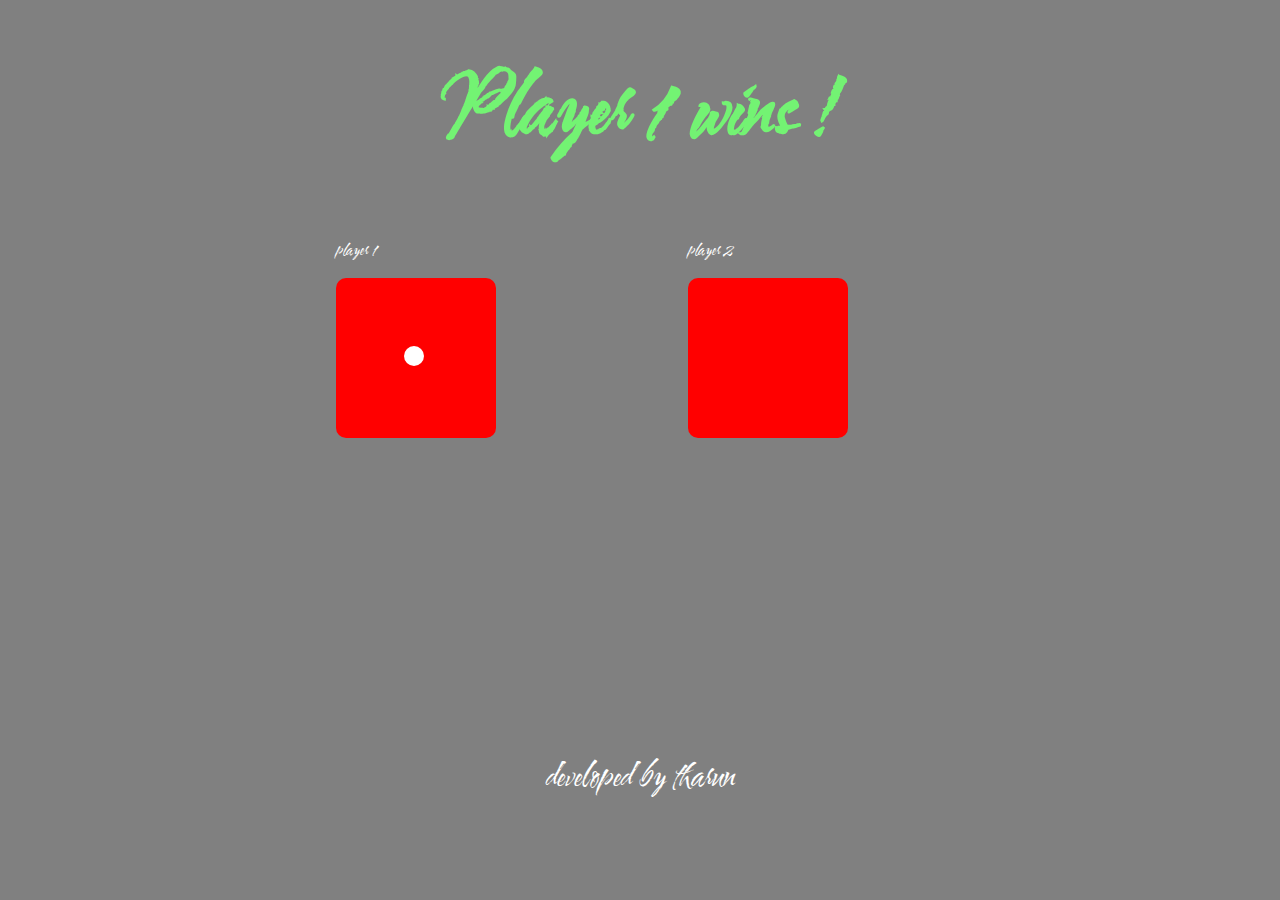
<file: dice project/index.html>
<!DOCTYPE html>
<html lang="en">
<head>
    <meta charset="UTF-8">
    <meta http-equiv="X-UA-Compatible" content="IE=edge">
    <meta name="viewport" content="width=device-width, initial-scale=1.0">
    <link rel="stylesheet" href="style.css">
    <link rel="preconnect" href="https://fonts.googleapis.com">
    <link rel="preconnect" href="https://fonts.gstatic.com" crossorigin>
    <link href="https://fonts.googleapis.com/css2?family=Water+Brush&display=swap" rel="stylesheet">
    <title>Dice game</title>
</head>
<body>
   <h1>Player 1 wins !</h1> 
    <div class="p1">
    <p >player 1</p>
        <div class="die1"><div class="num1"></div></div>
    </div>
    <div class="p2">
    <p >player 2</p>
        <div class="die1"><div class=""></div></div>
    </div>
</body>
<footer>developed by tharun </footer>
</html>
</file>
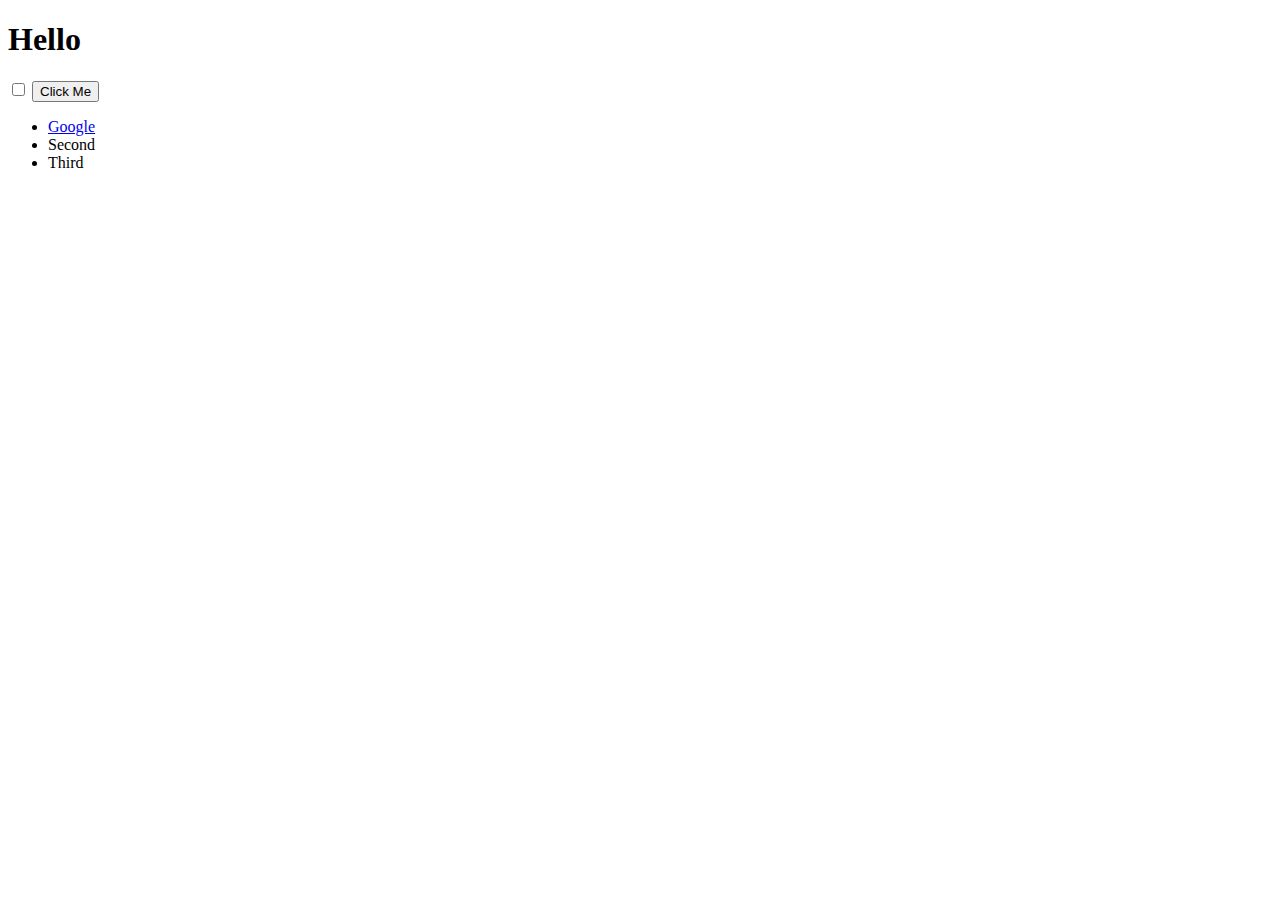
<file: DOM Challenge Starting Files/index.html>
<!DOCTYPE html>
<html lang="en" dir="ltr">
  <head>
    <meta charset="utf-8">
    <title>My Website</title>
    <link rel="stylesheet" href="styles.css">

  </head>
  <body>

    <h1>Hello</h1>

    <input type="checkbox">

    <button class="btn" ,style=":active color:red;">Click Me</button>

    <ul>
      <li class="list">
        <a href="https://www.google.com">Google</a>
      </li>
      <li class="list">Second</li>
      <li class="list">Third</li>
    </ul>

  </body>

</html>
</file>
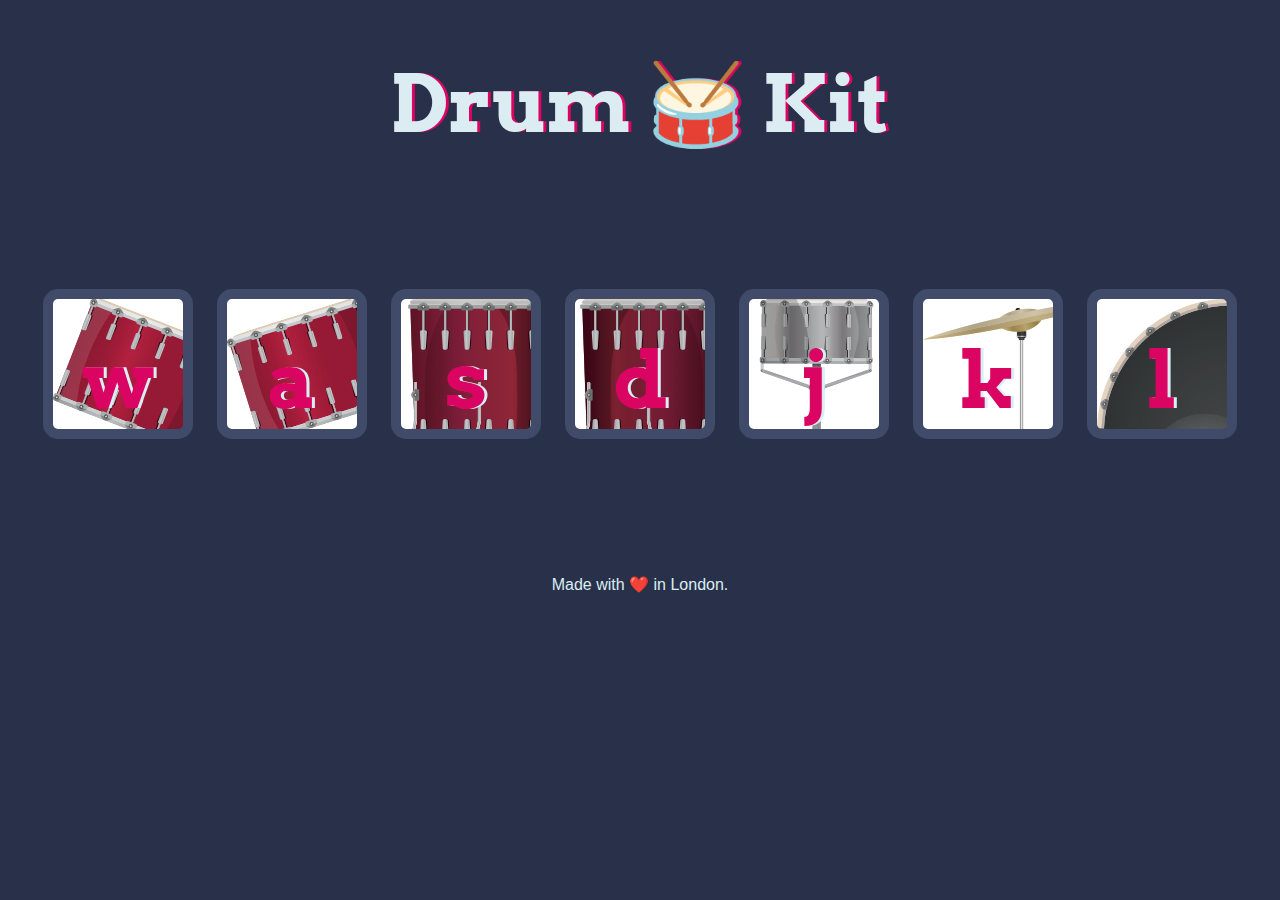
<file: Drum Kit Starting Files/index.html>
<!DOCTYPE html>
<html lang="en" dir="ltr">

<head>
  <meta charset="utf-8">
  <title>Drum Kit</title>
  <link rel="stylesheet" href="styles.css">
  <link href="https://fonts.googleapis.com/css?family=Arvo" rel="stylesheet">
</head>
<!-- <new></new> -->
<body>

  <h1 id="title">Drum 🥁 Kit</h1>
  <div class="set">
    <button class="w drum">w</button>
    <button class="a drum">a</button>
    <button class="s drum">s</button>
    <button class="d drum">d</button>
    <button class="j drum">j</button>
    <button class="k drum">k</button>
    <button class="l drum">l</button>
  </div>

  <script src="index.js"></script>
  <footer>
    Made with ❤️ in London.
  </footer>
</body>

</html>
</file>
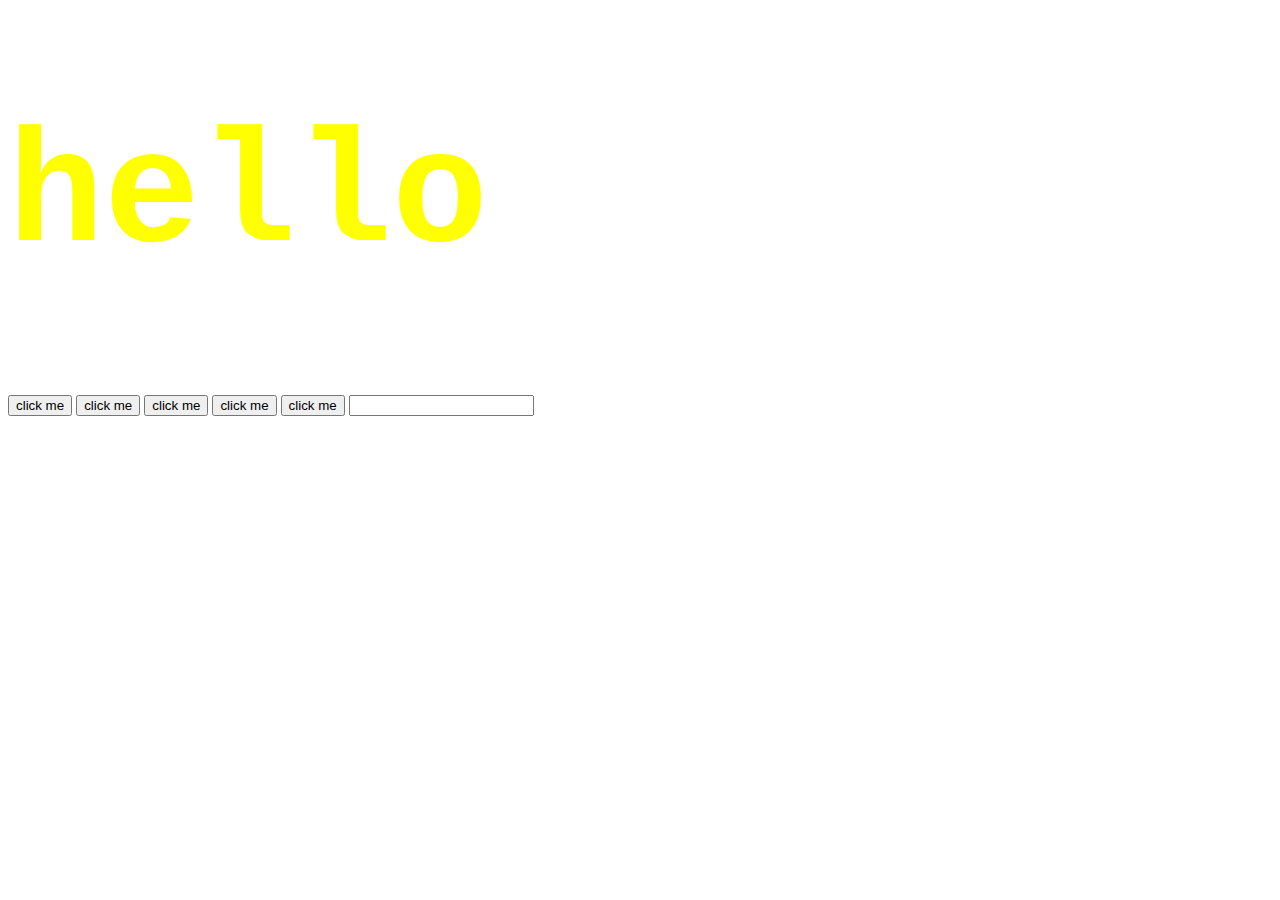
<file: jquery/index.html>
<!DOCTYPE html>
<html lang="en">
<head>
    <meta charset="UTF-8">
    <meta http-equiv="X-UA-Compatible" content="IE=edge">
    <meta name="viewport" content="width=device-width, initial-scale=1.0">
    <title>Jquery</title>
    <link rel="stylesheet" href="styles.css">

</head>
<body>
    <h1 class="big-title">hello</h1>
    <button>click me</button>
    <button>click me</button>
    <button>click me</button>
    <button>click me</button>
    <button>click me</button>
    <input type="text" name="" id="">
<script src="https://ajax.googleapis.com/ajax/libs/jquery/3.6.0/jquery.min.js"></script> 
<script src="index.js"></script>
  
</body>
</html>
</file>
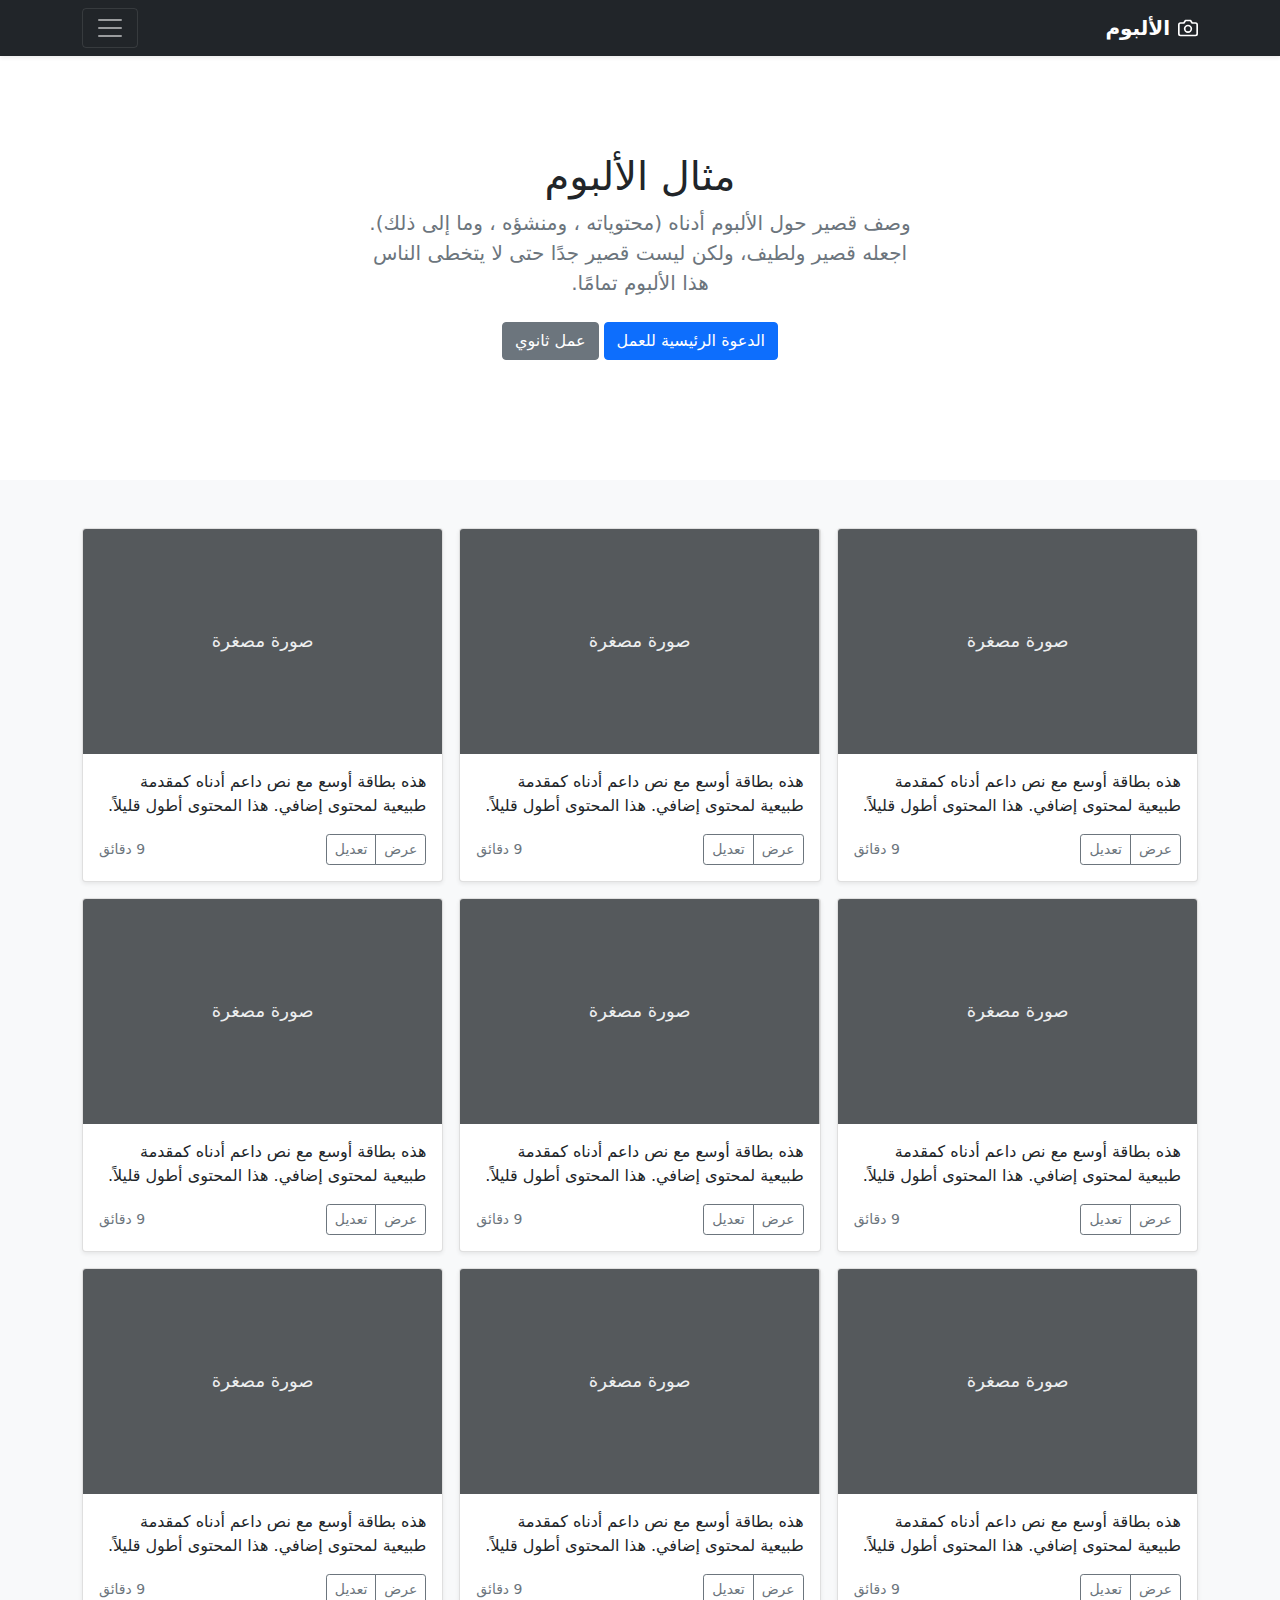
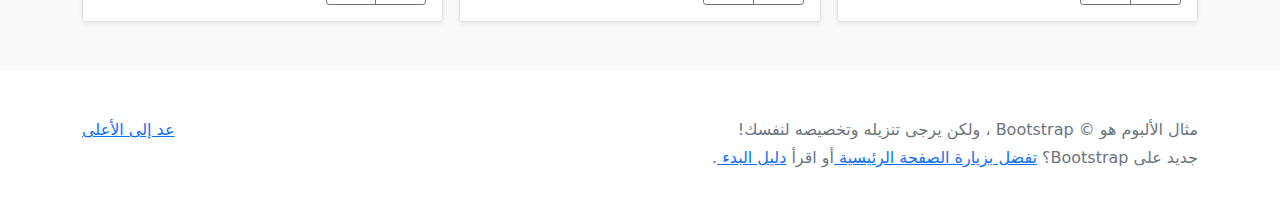
<file: bootstrap-5.1.3-examples/album-rtl/index.html>
<!doctype html>
<html lang="ar" dir="rtl">
  <head>
    <meta charset="utf-8">
    <meta name="viewport" content="width=device-width, initial-scale=1">
    <meta name="description" content="">
    <meta name="author" content="Mark Otto, Jacob Thornton, and Bootstrap contributors">
    <meta name="generator" content="Hugo 0.88.1">
    <title>مثال الألبوم · Bootstrap v5.1</title>

    <link rel="canonical" href="https://getbootstrap.com/docs/5.1/examples/album-rtl/">

    

    <!-- Bootstrap core CSS -->
<link href="../assets/dist/css/bootstrap.rtl.min.css" rel="stylesheet">

    <style>
      .bd-placeholder-img {
        font-size: 1.125rem;
        text-anchor: middle;
        -webkit-user-select: none;
        -moz-user-select: none;
        user-select: none;
      }

      @media (min-width: 768px) {
        .bd-placeholder-img-lg {
          font-size: 3.5rem;
        }
      }
    </style>

    
  </head>
  <body>
    
<header>
  <div class="collapse bg-dark" id="navbarHeader">
    <div class="container">
      <div class="row">
        <div class="col-sm-8 col-md-7 py-4">
          <h4 class="text-white">حول</h4>
          <p class="text-muted">أضف بعض المعلومات حول الألبوم، المؤلف، أو أي سياق خلفية آخر. اجعلها بضع جمل حتى يتمكن الزوار من التقاط بعض التلميحات المفيدة. ثم اربطها ببعض مواقع التواصل الاجتماعي أو معلومات الاتصال.</p>
        </div>
        <div class="col-sm-4 offset-md-1 py-4">
          <h4 class="text-white">تواصل معي</h4>
          <ul class="list-unstyled">
            <li><a href="#" class="text-white">تابعني على تويتر</a></li>
            <li><a href="#" class="text-white">شاركني الإعجاب في فيسبوك</a></li>
            <li><a href="#" class="text-white">راسلني على البريد الإلكتروني</a></li>
          </ul>
        </div>
      </div>
    </div>
  </div>
  <div class="navbar navbar-dark bg-dark shadow-sm">
    <div class="container">
      <a href="#" class="navbar-brand d-flex align-items-center">
        <svg xmlns="http://www.w3.org/2000/svg" width="20" height="20" fill="none" stroke="currentColor" stroke-linecap="round" stroke-linejoin="round" stroke-width="2" aria-hidden="true" class="me-2" viewBox="0 0 24 24"><path d="M23 19a2 2 0 0 1-2 2H3a2 2 0 0 1-2-2V8a2 2 0 0 1 2-2h4l2-3h6l2 3h4a2 2 0 0 1 2 2z"/><circle cx="12" cy="13" r="4"/></svg>
        <strong>الألبوم</strong>
      </a>
      <button class="navbar-toggler" type="button" data-bs-toggle="collapse" data-bs-target="#navbarHeader" aria-controls="navbarHeader" aria-expanded="false" aria-label="تبديل التنقل">
        <span class="navbar-toggler-icon"></span>
      </button>
    </div>
  </div>
</header>

<main>

  <section class="py-5 text-center container">
    <div class="row py-lg-5">
      <div class="col-lg-6 col-md-8 mx-auto">
        <h1 class="fw-light">مثال الألبوم</h1>
        <p class="lead text-muted">وصف قصير حول الألبوم أدناه (محتوياته ، ومنشؤه ، وما إلى ذلك). اجعله قصير ولطيف، ولكن ليست قصير جدًا حتى لا يتخطى الناس هذا الألبوم تمامًا.</p>
        <p>
          <a href="#" class="btn btn-primary my-2">الدعوة الرئيسية للعمل</a>
          <a href="#" class="btn btn-secondary my-2">عمل ثانوي</a>
        </p>
      </div>
    </div>
  </section>

  <div class="album py-5 bg-light">
    <div class="container">

      <div class="row row-cols-1 row-cols-sm-2 row-cols-md-3 g-3">
        <div class="col">
          <div class="card shadow-sm">
            <svg class="bd-placeholder-img card-img-top" width="100%" height="225" xmlns="http://www.w3.org/2000/svg" role="img" aria-label="Placeholder: صورة مصغرة" preserveAspectRatio="xMidYMid slice" focusable="false"><title>Placeholder</title><rect width="100%" height="100%" fill="#55595c"/><text x="50%" y="50%" fill="#eceeef" dy=".3em">صورة مصغرة</text></svg>

            <div class="card-body">
              <p class="card-text">هذه بطاقة أوسع مع نص داعم أدناه كمقدمة طبيعية لمحتوى إضافي. هذا المحتوى أطول قليلاً.</p>
              <div class="d-flex justify-content-between align-items-center">
                <div class="btn-group">
                  <button type="button" class="btn btn-sm btn-outline-secondary">عرض</button>
                  <button type="button" class="btn btn-sm btn-outline-secondary">تعديل</button>
                </div>
                <small class="text-muted">9 دقائق</small>
              </div>
            </div>
          </div>
        </div>
        <div class="col">
          <div class="card shadow-sm">
            <svg class="bd-placeholder-img card-img-top" width="100%" height="225" xmlns="http://www.w3.org/2000/svg" role="img" aria-label="Placeholder: صورة مصغرة" preserveAspectRatio="xMidYMid slice" focusable="false"><title>Placeholder</title><rect width="100%" height="100%" fill="#55595c"/><text x="50%" y="50%" fill="#eceeef" dy=".3em">صورة مصغرة</text></svg>

            <div class="card-body">
              <p class="card-text">هذه بطاقة أوسع مع نص داعم أدناه كمقدمة طبيعية لمحتوى إضافي. هذا المحتوى أطول قليلاً.</p>
              <div class="d-flex justify-content-between align-items-center">
                <div class="btn-group">
                  <button type="button" class="btn btn-sm btn-outline-secondary">عرض</button>
                  <button type="button" class="btn btn-sm btn-outline-secondary">تعديل</button>
                </div>
                <small class="text-muted">9 دقائق</small>
              </div>
            </div>
          </div>
        </div>
        <div class="col">
          <div class="card shadow-sm">
            <svg class="bd-placeholder-img card-img-top" width="100%" height="225" xmlns="http://www.w3.org/2000/svg" role="img" aria-label="Placeholder: صورة مصغرة" preserveAspectRatio="xMidYMid slice" focusable="false"><title>Placeholder</title><rect width="100%" height="100%" fill="#55595c"/><text x="50%" y="50%" fill="#eceeef" dy=".3em">صورة مصغرة</text></svg>

            <div class="card-body">
              <p class="card-text">هذه بطاقة أوسع مع نص داعم أدناه كمقدمة طبيعية لمحتوى إضافي. هذا المحتوى أطول قليلاً.</p>
              <div class="d-flex justify-content-between align-items-center">
                <div class="btn-group">
                  <button type="button" class="btn btn-sm btn-outline-secondary">عرض</button>
                  <button type="button" class="btn btn-sm btn-outline-secondary">تعديل</button>
                </div>
                <small class="text-muted">9 دقائق</small>
              </div>
            </div>
          </div>
        </div>

        <div class="col">
          <div class="card shadow-sm">
            <svg class="bd-placeholder-img card-img-top" width="100%" height="225" xmlns="http://www.w3.org/2000/svg" role="img" aria-label="Placeholder: صورة مصغرة" preserveAspectRatio="xMidYMid slice" focusable="false"><title>Placeholder</title><rect width="100%" height="100%" fill="#55595c"/><text x="50%" y="50%" fill="#eceeef" dy=".3em">صورة مصغرة</text></svg>

            <div class="card-body">
              <p class="card-text">هذه بطاقة أوسع مع نص داعم أدناه كمقدمة طبيعية لمحتوى إضافي. هذا المحتوى أطول قليلاً.</p>
              <div class="d-flex justify-content-between align-items-center">
                <div class="btn-group">
                  <button type="button" class="btn btn-sm btn-outline-secondary">عرض</button>
                  <button type="button" class="btn btn-sm btn-outline-secondary">تعديل</button>
                </div>
                <small class="text-muted">9 دقائق</small>
              </div>
            </div>
          </div>
        </div>
        <div class="col">
          <div class="card shadow-sm">
            <svg class="bd-placeholder-img card-img-top" width="100%" height="225" xmlns="http://www.w3.org/2000/svg" role="img" aria-label="Placeholder: صورة مصغرة" preserveAspectRatio="xMidYMid slice" focusable="false"><title>Placeholder</title><rect width="100%" height="100%" fill="#55595c"/><text x="50%" y="50%" fill="#eceeef" dy=".3em">صورة مصغرة</text></svg>

            <div class="card-body">
              <p class="card-text">هذه بطاقة أوسع مع نص داعم أدناه كمقدمة طبيعية لمحتوى إضافي. هذا المحتوى أطول قليلاً.</p>
              <div class="d-flex justify-content-between align-items-center">
                <div class="btn-group">
                  <button type="button" class="btn btn-sm btn-outline-secondary">عرض</button>
                  <button type="button" class="btn btn-sm btn-outline-secondary">تعديل</button>
                </div>
                <small class="text-muted">9 دقائق</small>
              </div>
            </div>
          </div>
        </div>
        <div class="col">
          <div class="card shadow-sm">
            <svg class="bd-placeholder-img card-img-top" width="100%" height="225" xmlns="http://www.w3.org/2000/svg" role="img" aria-label="Placeholder: صورة مصغرة" preserveAspectRatio="xMidYMid slice" focusable="false"><title>Placeholder</title><rect width="100%" height="100%" fill="#55595c"/><text x="50%" y="50%" fill="#eceeef" dy=".3em">صورة مصغرة</text></svg>

            <div class="card-body">
              <p class="card-text">هذه بطاقة أوسع مع نص داعم أدناه كمقدمة طبيعية لمحتوى إضافي. هذا المحتوى أطول قليلاً.</p>
              <div class="d-flex justify-content-between align-items-center">
                <div class="btn-group">
                  <button type="button" class="btn btn-sm btn-outline-secondary">عرض</button>
                  <button type="button" class="btn btn-sm btn-outline-secondary">تعديل</button>
                </div>
                <small class="text-muted">9 دقائق</small>
              </div>
            </div>
          </div>
        </div>

        <div class="col">
          <div class="card shadow-sm">
            <svg class="bd-placeholder-img card-img-top" width="100%" height="225" xmlns="http://www.w3.org/2000/svg" role="img" aria-label="Placeholder: صورة مصغرة" preserveAspectRatio="xMidYMid slice" focusable="false"><title>Placeholder</title><rect width="100%" height="100%" fill="#55595c"/><text x="50%" y="50%" fill="#eceeef" dy=".3em">صورة مصغرة</text></svg>

            <div class="card-body">
              <p class="card-text">هذه بطاقة أوسع مع نص داعم أدناه كمقدمة طبيعية لمحتوى إضافي. هذا المحتوى أطول قليلاً.</p>
              <div class="d-flex justify-content-between align-items-center">
                <div class="btn-group">
                  <button type="button" class="btn btn-sm btn-outline-secondary">عرض</button>
                  <button type="button" class="btn btn-sm btn-outline-secondary">تعديل</button>
                </div>
                <small class="text-muted">9 دقائق</small>
              </div>
            </div>
          </div>
        </div>
        <div class="col">
          <div class="card shadow-sm">
            <svg class="bd-placeholder-img card-img-top" width="100%" height="225" xmlns="http://www.w3.org/2000/svg" role="img" aria-label="Placeholder: صورة مصغرة" preserveAspectRatio="xMidYMid slice" focusable="false"><title>Placeholder</title><rect width="100%" height="100%" fill="#55595c"/><text x="50%" y="50%" fill="#eceeef" dy=".3em">صورة مصغرة</text></svg>

            <div class="card-body">
              <p class="card-text">هذه بطاقة أوسع مع نص داعم أدناه كمقدمة طبيعية لمحتوى إضافي. هذا المحتوى أطول قليلاً.</p>
              <div class="d-flex justify-content-between align-items-center">
                <div class="btn-group">
                  <button type="button" class="btn btn-sm btn-outline-secondary">عرض</button>
                  <button type="button" class="btn btn-sm btn-outline-secondary">تعديل</button>
                </div>
                <small class="text-muted">9 دقائق</small>
              </div>
            </div>
          </div>
        </div>
        <div class="col">
          <div class="card shadow-sm">
            <svg class="bd-placeholder-img card-img-top" width="100%" height="225" xmlns="http://www.w3.org/2000/svg" role="img" aria-label="Placeholder: صورة مصغرة" preserveAspectRatio="xMidYMid slice" focusable="false"><title>Placeholder</title><rect width="100%" height="100%" fill="#55595c"/><text x="50%" y="50%" fill="#eceeef" dy=".3em">صورة مصغرة</text></svg>

            <div class="card-body">
              <p class="card-text">هذه بطاقة أوسع مع نص داعم أدناه كمقدمة طبيعية لمحتوى إضافي. هذا المحتوى أطول قليلاً.</p>
              <div class="d-flex justify-content-between align-items-center">
                <div class="btn-group">
                  <button type="button" class="btn btn-sm btn-outline-secondary">عرض</button>
                  <button type="button" class="btn btn-sm btn-outline-secondary">تعديل</button>
                </div>
                <small class="text-muted">9 دقائق</small>
              </div>
            </div>
          </div>
        </div>
      </div>
    </div>
  </div>

</main>

<footer class="text-muted py-5">
  <div class="container">
    <p class="float-end mb-1">
      <a href="#">عد إلى الأعلى</a>
    </p>
    <p class="mb-1">مثال الألبوم هو © Bootstrap ، ولكن يرجى تنزيله وتخصيصه لنفسك!</p>
    <p class="mb-0">جديد على Bootstrap؟ <a href="/"> تفضل بزيارة الصفحة الرئيسية </a> أو اقرأ <a href="../getting-started/introduction/ "> دليل البدء </a>.</p>
  </div>
</footer>


    <script src="../assets/dist/js/bootstrap.bundle.min.js"></script>

      
  </body>
</html>
</file>
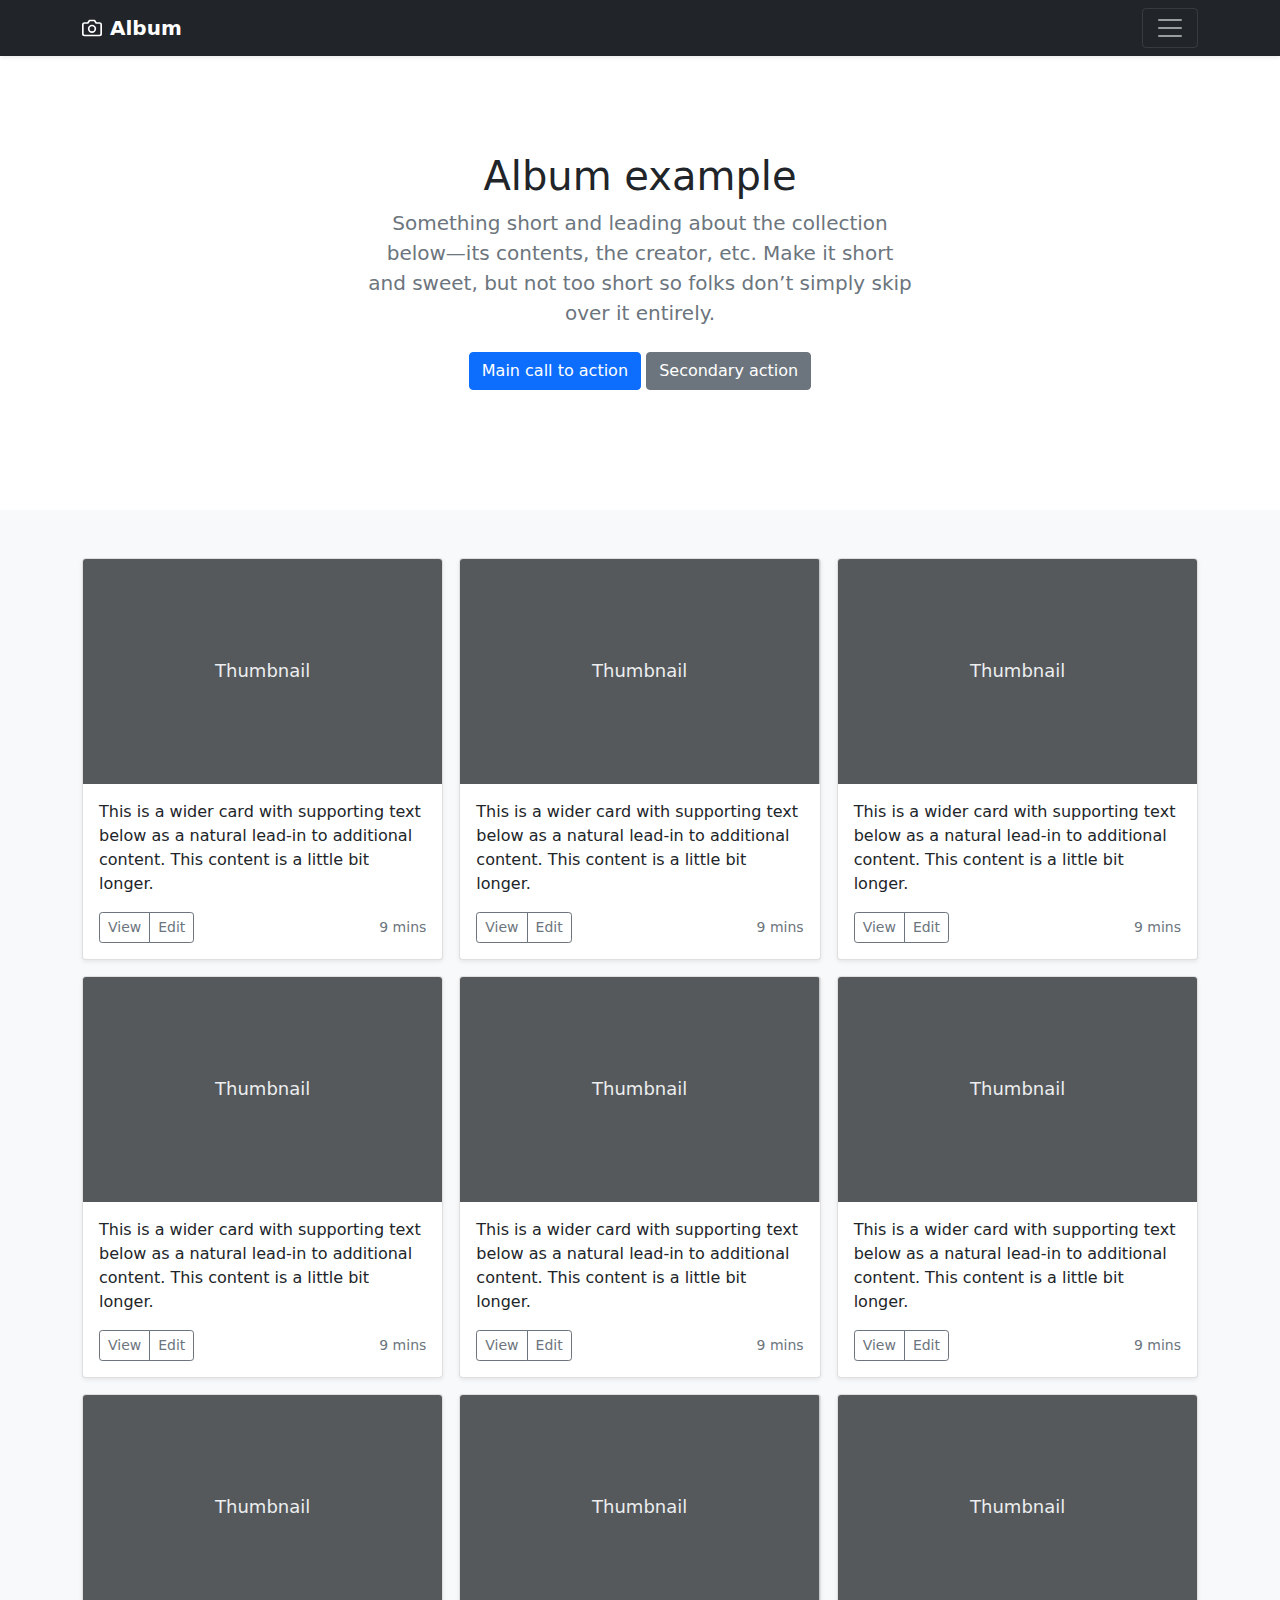
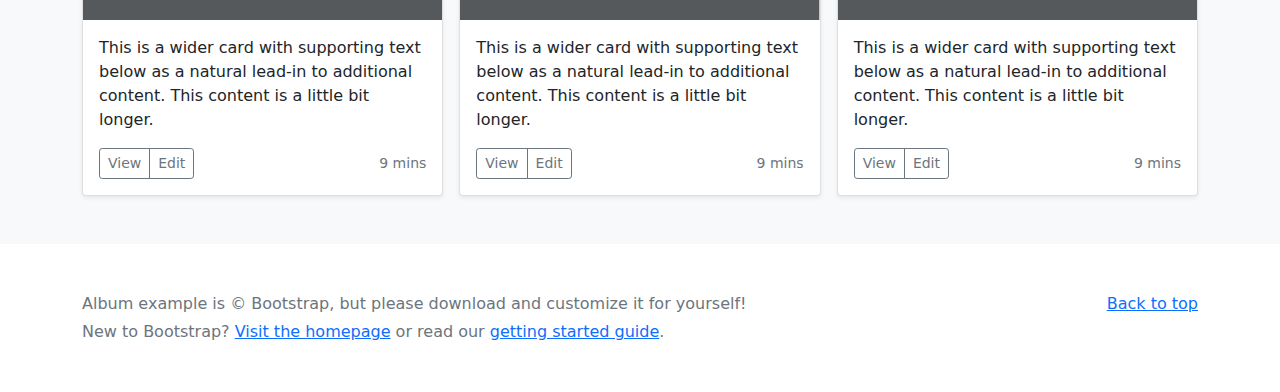
<file: bootstrap-5.1.3-examples/album/index.html>
<!doctype html>
<html lang="en">
  <head>
    <meta charset="utf-8">
    <meta name="viewport" content="width=device-width, initial-scale=1">
    <meta name="description" content="">
    <meta name="author" content="Mark Otto, Jacob Thornton, and Bootstrap contributors">
    <meta name="generator" content="Hugo 0.88.1">
    <title>Album example · Bootstrap v5.1</title>

    <link rel="canonical" href="https://getbootstrap.com/docs/5.1/examples/album/">

    

    <!-- Bootstrap core CSS -->
<link href="../assets/dist/css/bootstrap.min.css" rel="stylesheet">

    <style>
      .bd-placeholder-img {
        font-size: 1.125rem;
        text-anchor: middle;
        -webkit-user-select: none;
        -moz-user-select: none;
        user-select: none;
      }

      @media (min-width: 768px) {
        .bd-placeholder-img-lg {
          font-size: 3.5rem;
        }
      }
    </style>

    
  </head>
  <body>
    
<header>
  <div class="collapse bg-dark" id="navbarHeader">
    <div class="container">
      <div class="row">
        <div class="col-sm-8 col-md-7 py-4">
          <h4 class="text-white">About</h4>
          <p class="text-muted">Add some information about the album below, the author, or any other background context. Make it a few sentences long so folks can pick up some informative tidbits. Then, link them off to some social networking sites or contact information.</p>
        </div>
        <div class="col-sm-4 offset-md-1 py-4">
          <h4 class="text-white">Contact</h4>
          <ul class="list-unstyled">
            <li><a href="#" class="text-white">Follow on Twitter</a></li>
            <li><a href="#" class="text-white">Like on Facebook</a></li>
            <li><a href="#" class="text-white">Email me</a></li>
          </ul>
        </div>
      </div>
    </div>
  </div>
  <div class="navbar navbar-dark bg-dark shadow-sm">
    <div class="container">
      <a href="#" class="navbar-brand d-flex align-items-center">
        <svg xmlns="http://www.w3.org/2000/svg" width="20" height="20" fill="none" stroke="currentColor" stroke-linecap="round" stroke-linejoin="round" stroke-width="2" aria-hidden="true" class="me-2" viewBox="0 0 24 24"><path d="M23 19a2 2 0 0 1-2 2H3a2 2 0 0 1-2-2V8a2 2 0 0 1 2-2h4l2-3h6l2 3h4a2 2 0 0 1 2 2z"/><circle cx="12" cy="13" r="4"/></svg>
        <strong>Album</strong>
      </a>
      <button class="navbar-toggler" type="button" data-bs-toggle="collapse" data-bs-target="#navbarHeader" aria-controls="navbarHeader" aria-expanded="false" aria-label="Toggle navigation">
        <span class="navbar-toggler-icon"></span>
      </button>
    </div>
  </div>
</header>

<main>

  <section class="py-5 text-center container">
    <div class="row py-lg-5">
      <div class="col-lg-6 col-md-8 mx-auto">
        <h1 class="fw-light">Album example</h1>
        <p class="lead text-muted">Something short and leading about the collection below—its contents, the creator, etc. Make it short and sweet, but not too short so folks don’t simply skip over it entirely.</p>
        <p>
          <a href="#" class="btn btn-primary my-2">Main call to action</a>
          <a href="#" class="btn btn-secondary my-2">Secondary action</a>
        </p>
      </div>
    </div>
  </section>

  <div class="album py-5 bg-light">
    <div class="container">

      <div class="row row-cols-1 row-cols-sm-2 row-cols-md-3 g-3">
        <div class="col">
          <div class="card shadow-sm">
            <svg class="bd-placeholder-img card-img-top" width="100%" height="225" xmlns="http://www.w3.org/2000/svg" role="img" aria-label="Placeholder: Thumbnail" preserveAspectRatio="xMidYMid slice" focusable="false"><title>Placeholder</title><rect width="100%" height="100%" fill="#55595c"/><text x="50%" y="50%" fill="#eceeef" dy=".3em">Thumbnail</text></svg>

            <div class="card-body">
              <p class="card-text">This is a wider card with supporting text below as a natural lead-in to additional content. This content is a little bit longer.</p>
              <div class="d-flex justify-content-between align-items-center">
                <div class="btn-group">
                  <button type="button" class="btn btn-sm btn-outline-secondary">View</button>
                  <button type="button" class="btn btn-sm btn-outline-secondary">Edit</button>
                </div>
                <small class="text-muted">9 mins</small>
              </div>
            </div>
          </div>
        </div>
        <div class="col">
          <div class="card shadow-sm">
            <svg class="bd-placeholder-img card-img-top" width="100%" height="225" xmlns="http://www.w3.org/2000/svg" role="img" aria-label="Placeholder: Thumbnail" preserveAspectRatio="xMidYMid slice" focusable="false"><title>Placeholder</title><rect width="100%" height="100%" fill="#55595c"/><text x="50%" y="50%" fill="#eceeef" dy=".3em">Thumbnail</text></svg>

            <div class="card-body">
              <p class="card-text">This is a wider card with supporting text below as a natural lead-in to additional content. This content is a little bit longer.</p>
              <div class="d-flex justify-content-between align-items-center">
                <div class="btn-group">
                  <button type="button" class="btn btn-sm btn-outline-secondary">View</button>
                  <button type="button" class="btn btn-sm btn-outline-secondary">Edit</button>
                </div>
                <small class="text-muted">9 mins</small>
              </div>
            </div>
          </div>
        </div>
        <div class="col">
          <div class="card shadow-sm">
            <svg class="bd-placeholder-img card-img-top" width="100%" height="225" xmlns="http://www.w3.org/2000/svg" role="img" aria-label="Placeholder: Thumbnail" preserveAspectRatio="xMidYMid slice" focusable="false"><title>Placeholder</title><rect width="100%" height="100%" fill="#55595c"/><text x="50%" y="50%" fill="#eceeef" dy=".3em">Thumbnail</text></svg>

            <div class="card-body">
              <p class="card-text">This is a wider card with supporting text below as a natural lead-in to additional content. This content is a little bit longer.</p>
              <div class="d-flex justify-content-between align-items-center">
                <div class="btn-group">
                  <button type="button" class="btn btn-sm btn-outline-secondary">View</button>
                  <button type="button" class="btn btn-sm btn-outline-secondary">Edit</button>
                </div>
                <small class="text-muted">9 mins</small>
              </div>
            </div>
          </div>
        </div>

        <div class="col">
          <div class="card shadow-sm">
            <svg class="bd-placeholder-img card-img-top" width="100%" height="225" xmlns="http://www.w3.org/2000/svg" role="img" aria-label="Placeholder: Thumbnail" preserveAspectRatio="xMidYMid slice" focusable="false"><title>Placeholder</title><rect width="100%" height="100%" fill="#55595c"/><text x="50%" y="50%" fill="#eceeef" dy=".3em">Thumbnail</text></svg>

            <div class="card-body">
              <p class="card-text">This is a wider card with supporting text below as a natural lead-in to additional content. This content is a little bit longer.</p>
              <div class="d-flex justify-content-between align-items-center">
                <div class="btn-group">
                  <button type="button" class="btn btn-sm btn-outline-secondary">View</button>
                  <button type="button" class="btn btn-sm btn-outline-secondary">Edit</button>
                </div>
                <small class="text-muted">9 mins</small>
              </div>
            </div>
          </div>
        </div>
        <div class="col">
          <div class="card shadow-sm">
            <svg class="bd-placeholder-img card-img-top" width="100%" height="225" xmlns="http://www.w3.org/2000/svg" role="img" aria-label="Placeholder: Thumbnail" preserveAspectRatio="xMidYMid slice" focusable="false"><title>Placeholder</title><rect width="100%" height="100%" fill="#55595c"/><text x="50%" y="50%" fill="#eceeef" dy=".3em">Thumbnail</text></svg>

            <div class="card-body">
              <p class="card-text">This is a wider card with supporting text below as a natural lead-in to additional content. This content is a little bit longer.</p>
              <div class="d-flex justify-content-between align-items-center">
                <div class="btn-group">
                  <button type="button" class="btn btn-sm btn-outline-secondary">View</button>
                  <button type="button" class="btn btn-sm btn-outline-secondary">Edit</button>
                </div>
                <small class="text-muted">9 mins</small>
              </div>
            </div>
          </div>
        </div>
        <div class="col">
          <div class="card shadow-sm">
            <svg class="bd-placeholder-img card-img-top" width="100%" height="225" xmlns="http://www.w3.org/2000/svg" role="img" aria-label="Placeholder: Thumbnail" preserveAspectRatio="xMidYMid slice" focusable="false"><title>Placeholder</title><rect width="100%" height="100%" fill="#55595c"/><text x="50%" y="50%" fill="#eceeef" dy=".3em">Thumbnail</text></svg>

            <div class="card-body">
              <p class="card-text">This is a wider card with supporting text below as a natural lead-in to additional content. This content is a little bit longer.</p>
              <div class="d-flex justify-content-between align-items-center">
                <div class="btn-group">
                  <button type="button" class="btn btn-sm btn-outline-secondary">View</button>
                  <button type="button" class="btn btn-sm btn-outline-secondary">Edit</button>
                </div>
                <small class="text-muted">9 mins</small>
              </div>
            </div>
          </div>
        </div>

        <div class="col">
          <div class="card shadow-sm">
            <svg class="bd-placeholder-img card-img-top" width="100%" height="225" xmlns="http://www.w3.org/2000/svg" role="img" aria-label="Placeholder: Thumbnail" preserveAspectRatio="xMidYMid slice" focusable="false"><title>Placeholder</title><rect width="100%" height="100%" fill="#55595c"/><text x="50%" y="50%" fill="#eceeef" dy=".3em">Thumbnail</text></svg>

            <div class="card-body">
              <p class="card-text">This is a wider card with supporting text below as a natural lead-in to additional content. This content is a little bit longer.</p>
              <div class="d-flex justify-content-between align-items-center">
                <div class="btn-group">
                  <button type="button" class="btn btn-sm btn-outline-secondary">View</button>
                  <button type="button" class="btn btn-sm btn-outline-secondary">Edit</button>
                </div>
                <small class="text-muted">9 mins</small>
              </div>
            </div>
          </div>
        </div>
        <div class="col">
          <div class="card shadow-sm">
            <svg class="bd-placeholder-img card-img-top" width="100%" height="225" xmlns="http://www.w3.org/2000/svg" role="img" aria-label="Placeholder: Thumbnail" preserveAspectRatio="xMidYMid slice" focusable="false"><title>Placeholder</title><rect width="100%" height="100%" fill="#55595c"/><text x="50%" y="50%" fill="#eceeef" dy=".3em">Thumbnail</text></svg>

            <div class="card-body">
              <p class="card-text">This is a wider card with supporting text below as a natural lead-in to additional content. This content is a little bit longer.</p>
              <div class="d-flex justify-content-between align-items-center">
                <div class="btn-group">
                  <button type="button" class="btn btn-sm btn-outline-secondary">View</button>
                  <button type="button" class="btn btn-sm btn-outline-secondary">Edit</button>
                </div>
                <small class="text-muted">9 mins</small>
              </div>
            </div>
          </div>
        </div>
        <div class="col">
          <div class="card shadow-sm">
            <svg class="bd-placeholder-img card-img-top" width="100%" height="225" xmlns="http://www.w3.org/2000/svg" role="img" aria-label="Placeholder: Thumbnail" preserveAspectRatio="xMidYMid slice" focusable="false"><title>Placeholder</title><rect width="100%" height="100%" fill="#55595c"/><text x="50%" y="50%" fill="#eceeef" dy=".3em">Thumbnail</text></svg>

            <div class="card-body">
              <p class="card-text">This is a wider card with supporting text below as a natural lead-in to additional content. This content is a little bit longer.</p>
              <div class="d-flex justify-content-between align-items-center">
                <div class="btn-group">
                  <button type="button" class="btn btn-sm btn-outline-secondary">View</button>
                  <button type="button" class="btn btn-sm btn-outline-secondary">Edit</button>
                </div>
                <small class="text-muted">9 mins</small>
              </div>
            </div>
          </div>
        </div>
      </div>
    </div>
  </div>

</main>

<footer class="text-muted py-5">
  <div class="container">
    <p class="float-end mb-1">
      <a href="#">Back to top</a>
    </p>
    <p class="mb-1">Album example is &copy; Bootstrap, but please download and customize it for yourself!</p>
    <p class="mb-0">New to Bootstrap? <a href="/">Visit the homepage</a> or read our <a href="../getting-started/introduction/">getting started guide</a>.</p>
  </div>
</footer>


    <script src="../assets/dist/js/bootstrap.bundle.min.js"></script>

      
  </body>
</html>
</file>
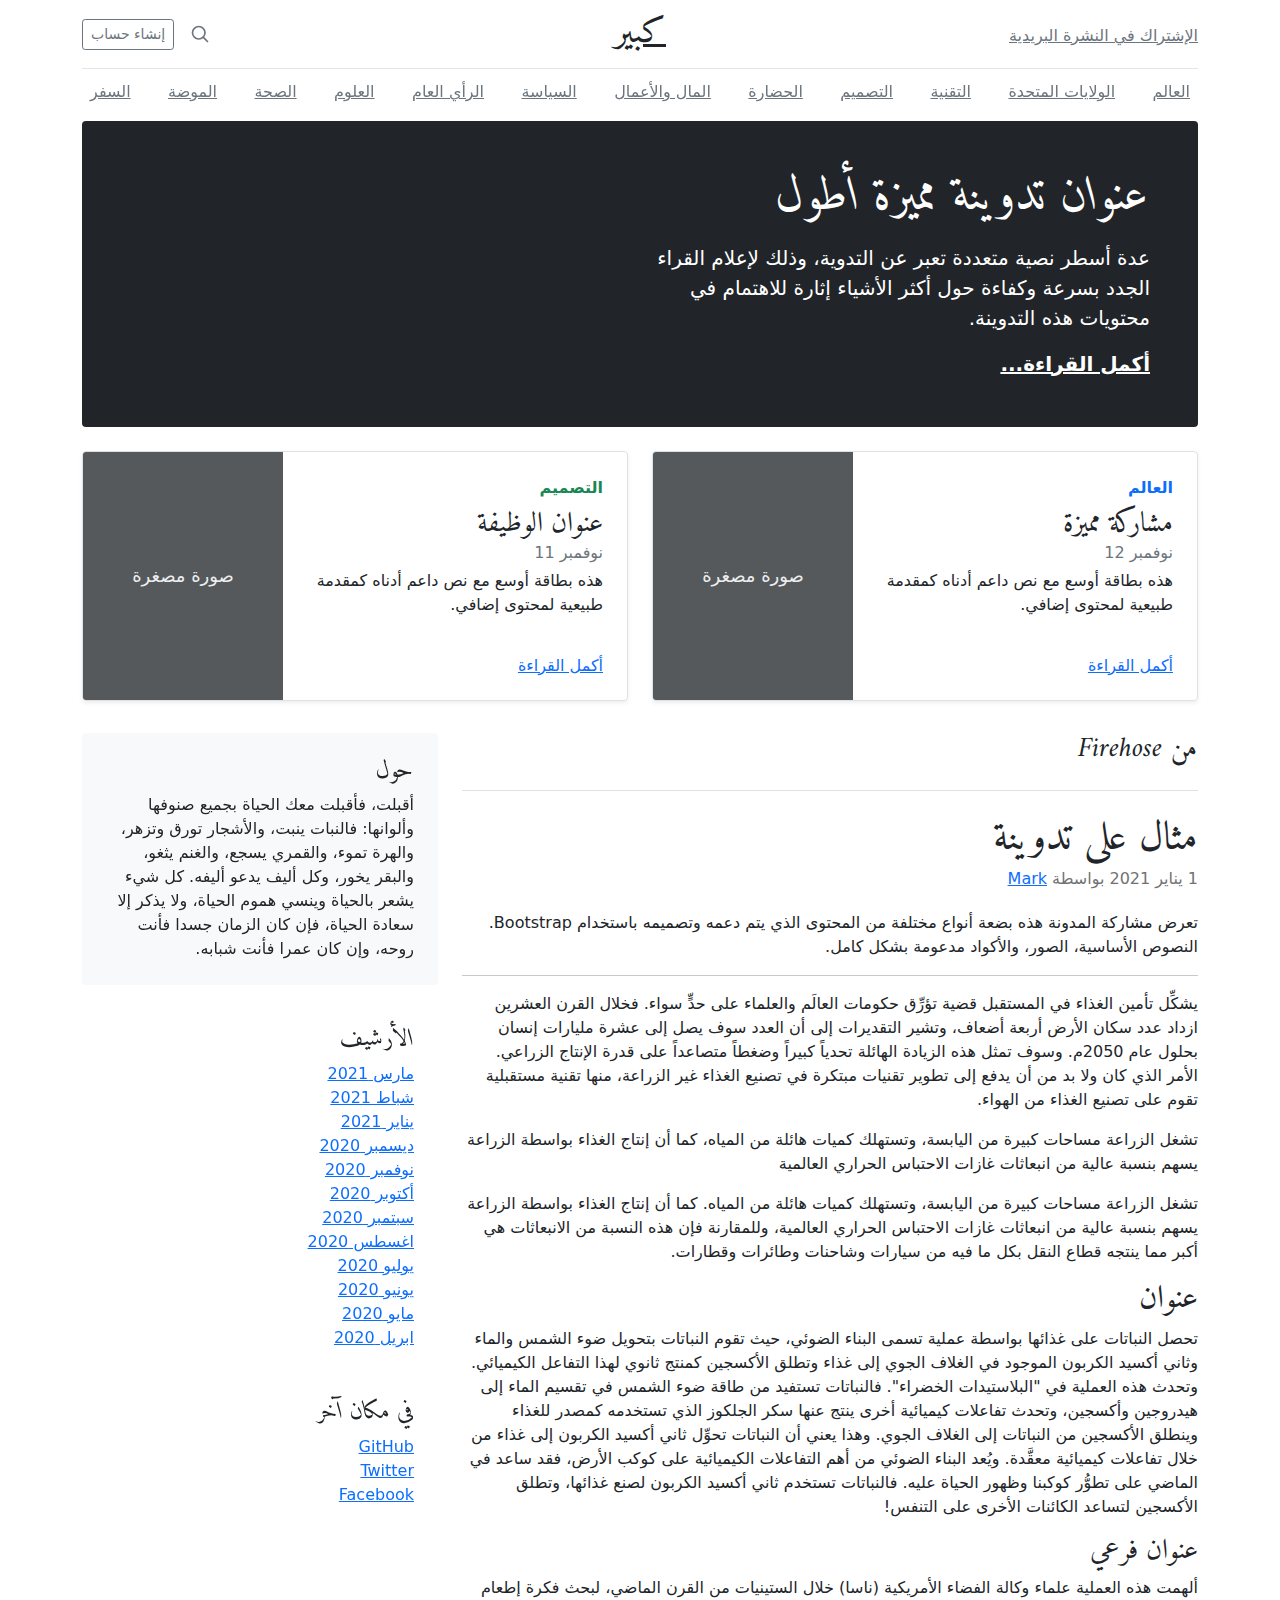
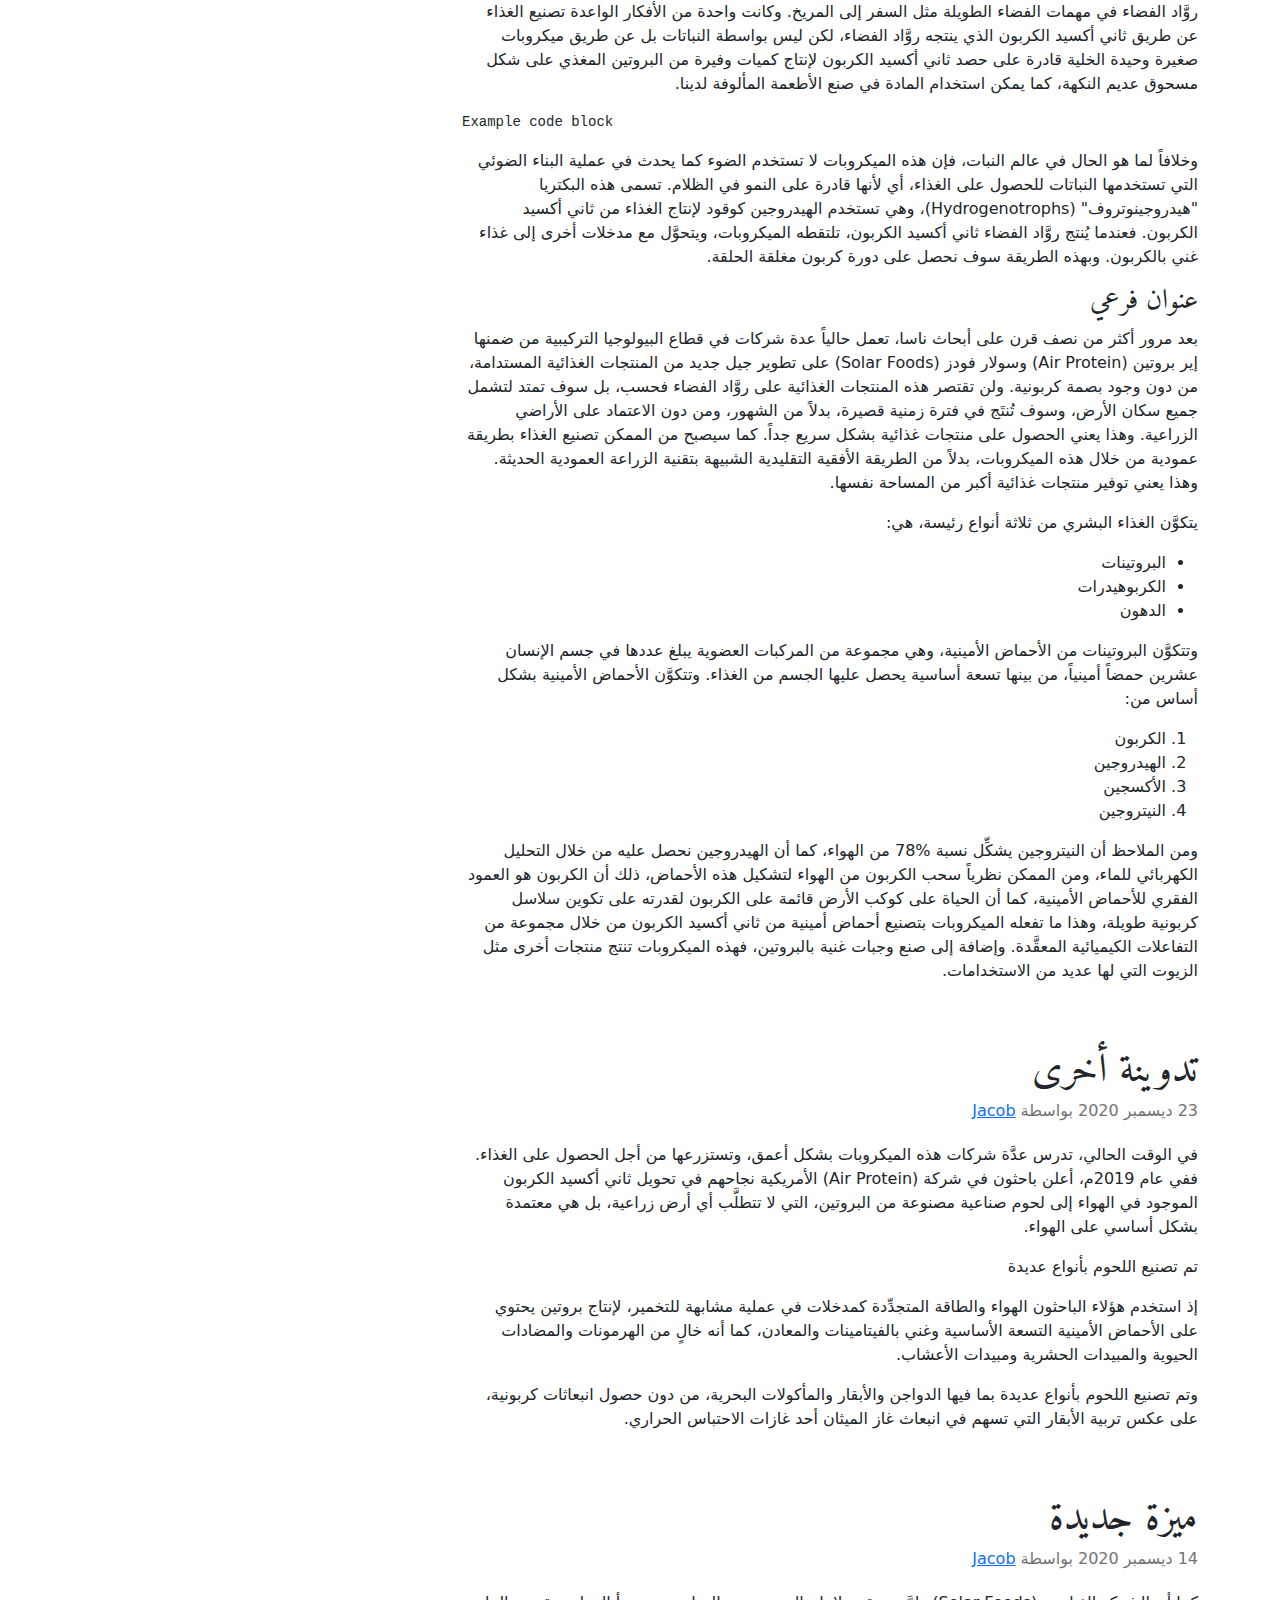
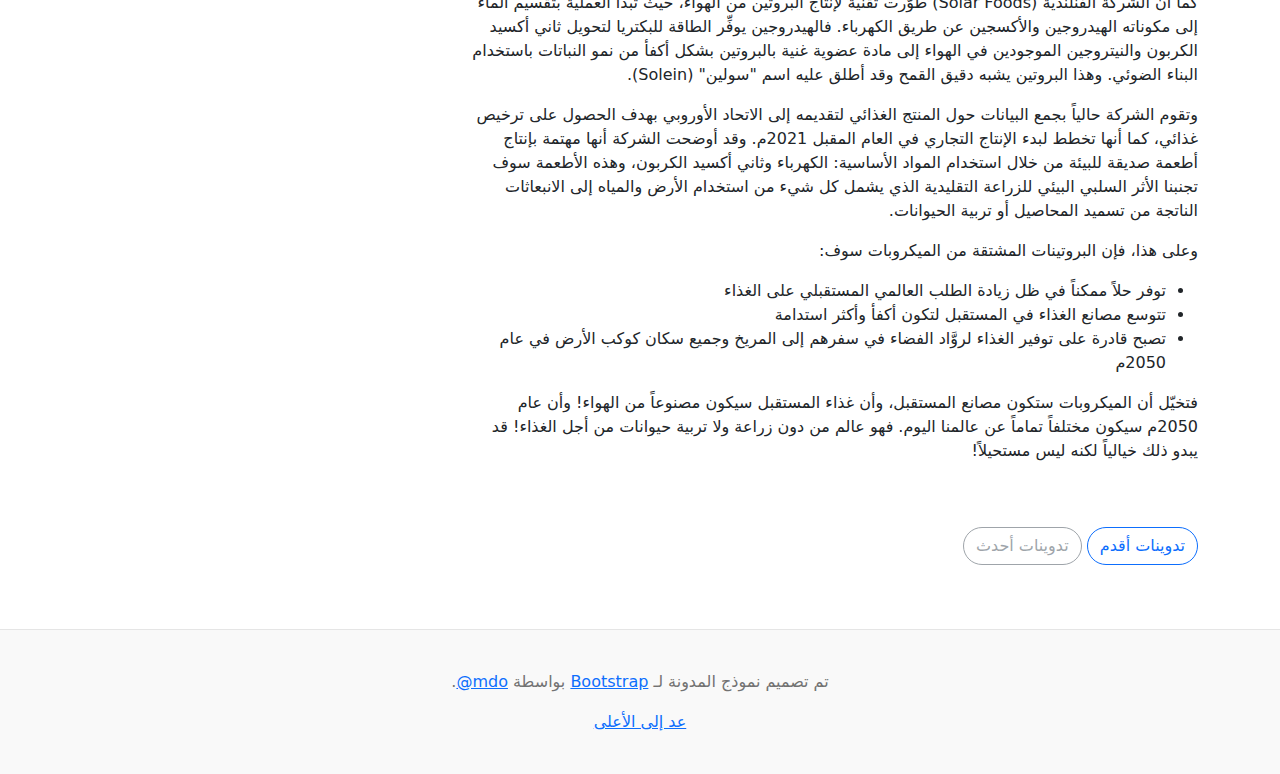
<file: bootstrap-5.1.3-examples/blog-rtl/index.html>
<!doctype html>
<html lang="ar" dir="rtl">
  <head>
    <meta charset="utf-8">
    <meta name="viewport" content="width=device-width, initial-scale=1">
    <meta name="description" content="">
    <meta name="author" content="Mark Otto, Jacob Thornton, and Bootstrap contributors">
    <meta name="generator" content="Hugo 0.88.1">
    <title>قالب المدونة · Bootstrap v5.1</title>

    <link rel="canonical" href="https://getbootstrap.com/docs/5.1/examples/blog-rtl/">

    

    <!-- Bootstrap core CSS -->
<link href="../assets/dist/css/bootstrap.rtl.min.css" rel="stylesheet">

    <style>
      .bd-placeholder-img {
        font-size: 1.125rem;
        text-anchor: middle;
        -webkit-user-select: none;
        -moz-user-select: none;
        user-select: none;
      }

      @media (min-width: 768px) {
        .bd-placeholder-img-lg {
          font-size: 3.5rem;
        }
      }
    </style>

    
    <!-- Custom styles for this template -->
    <link href="https://fonts.googleapis.com/css?family=Amiri:wght@400;700&amp;display=swap" rel="stylesheet">
    <!-- Custom styles for this template -->
    <link href="../blog/blog.rtl.css" rel="stylesheet">
  </head>
  <body>
    
<div class="container">
  <header class="blog-header py-3">
    <div class="row flex-nowrap justify-content-between align-items-center">
      <div class="col-4 pt-1">
        <a class="link-secondary" href="#">الإشتراك في النشرة البريدية</a>
      </div>
      <div class="col-4 text-center">
        <a class="blog-header-logo text-dark" href="#">كبير</a>
      </div>
      <div class="col-4 d-flex justify-content-end align-items-center">
        <a class="link-secondary" href="#" aria-label="بحث">
          <svg xmlns="http://www.w3.org/2000/svg" width="20" height="20" fill="none" stroke="currentColor" stroke-linecap="round" stroke-linejoin="round" stroke-width="2" class="mx-3" role="img" viewBox="0 0 24 24"><title>بحث</title><circle cx="10.5" cy="10.5" r="7.5"/><path d="M21 21l-5.2-5.2"/></svg>
        </a>
        <a class="btn btn-sm btn-outline-secondary" href="#">إنشاء حساب</a>
      </div>
    </div>
  </header>

  <div class="nav-scroller py-1 mb-2">
    <nav class="nav d-flex justify-content-between">
      <a class="p-2 link-secondary" href="#">العالم</a>
      <a class="p-2 link-secondary" href="#">الولايات المتحدة</a>
      <a class="p-2 link-secondary" href="#">التقنية</a>
      <a class="p-2 link-secondary" href="#">التصميم</a>
      <a class="p-2 link-secondary" href="#">الحضارة</a>
      <a class="p-2 link-secondary" href="#">المال والأعمال</a>
      <a class="p-2 link-secondary" href="#">السياسة</a>
      <a class="p-2 link-secondary" href="#">الرأي العام</a>
      <a class="p-2 link-secondary" href="#">العلوم</a>
      <a class="p-2 link-secondary" href="#">الصحة</a>
      <a class="p-2 link-secondary" href="#">الموضة</a>
      <a class="p-2 link-secondary" href="#">السفر</a>
    </nav>
  </div>
</div>

<main class="container">
  <div class="p-4 p-md-5 mb-4 text-white rounded bg-dark">
    <div class="col-md-6 px-0">
      <h1 class="display-4 fst-italic">عنوان تدوينة مميزة أطول</h1>
      <p class="lead my-3">عدة أسطر نصية متعددة تعبر عن التدوية، وذلك لإعلام القراء الجدد بسرعة وكفاءة حول أكثر الأشياء إثارة للاهتمام في محتويات هذه التدوينة.</p>
      <p class="lead mb-0"><a href="#" class="text-white fw-bold">أكمل القراءة...</a></p>
    </div>
  </div>

  <div class="row mb-2">
    <div class="col-md-6">
      <div class="row g-0 border rounded overflow-hidden flex-md-row mb-4 shadow-sm h-md-250 position-relative">
        <div class="col p-4 d-flex flex-column position-static">
          <strong class="d-inline-block mb-2 text-primary">العالم</strong>
          <h3 class="mb-0">مشاركة مميزة</h3>
          <div class="mb-1 text-muted">نوفمبر 12</div>
          <p class="card-text mb-auto">هذه بطاقة أوسع مع نص داعم أدناه كمقدمة طبيعية لمحتوى إضافي.</p>
          <a href="#" class="stretched-link">أكمل القراءة</a>
        </div>
        <div class="col-auto d-none d-lg-block">
          <svg class="bd-placeholder-img" width="200" height="250" xmlns="http://www.w3.org/2000/svg" role="img" aria-label="Placeholder: صورة مصغرة" preserveAspectRatio="xMidYMid slice" focusable="false"><title>Placeholder</title><rect width="100%" height="100%" fill="#55595c"/><text x="50%" y="50%" fill="#eceeef" dy=".3em">صورة مصغرة</text></svg>

        </div>
      </div>
    </div>
    <div class="col-md-6">
      <div class="row g-0 border rounded overflow-hidden flex-md-row mb-4 shadow-sm h-md-250 position-relative">
        <div class="col p-4 d-flex flex-column position-static">
          <strong class="d-inline-block mb-2 text-success">التصميم</strong>
          <h3 class="mb-0">عنوان الوظيفة</h3>
          <div class="mb-1 text-muted">نوفمبر 11</div>
          <p class="mb-auto">هذه بطاقة أوسع مع نص داعم أدناه كمقدمة طبيعية لمحتوى إضافي.</p>
          <a href="#" class="stretched-link">أكمل القراءة</a>
        </div>
        <div class="col-auto d-none d-lg-block">
          <svg class="bd-placeholder-img" width="200" height="250" xmlns="http://www.w3.org/2000/svg" role="img" aria-label="Placeholder: صورة مصغرة" preserveAspectRatio="xMidYMid slice" focusable="false"><title>Placeholder</title><rect width="100%" height="100%" fill="#55595c"/><text x="50%" y="50%" fill="#eceeef" dy=".3em">صورة مصغرة</text></svg>

        </div>
      </div>
    </div>
  </div>

  <div class="row">
    <div class="col-md-8">
      <h3 class="pb-4 mb-4 fst-italic border-bottom">
        من Firehose
      </h3>

      <article class="blog-post">
        <h2 class="blog-post-title">مثال على تدوينة</h2>
        <p class="blog-post-meta">1 يناير 2021 بواسطة <a href="#"> Mark </a></p>

        <p>تعرض مشاركة المدونة هذه بضعة أنواع مختلفة من المحتوى الذي يتم دعمه وتصميمه باستخدام Bootstrap. النصوص الأساسية، الصور، والأكواد مدعومة بشكل كامل.</p>
        <hr>
        <p>يشكِّل تأمين الغذاء في المستقبل قضية تؤرِّق حكومات العالَم والعلماء على حدٍّ سواء. فخلال القرن العشرين ازداد عدد سكان الأرض أربعة أضعاف، وتشير التقديرات إلى أن العدد سوف يصل إلى عشرة مليارات إنسان بحلول عام 2050م. وسوف تمثل هذه الزيادة الهائلة تحدياً كبيراً وضغطاً متصاعداً على قدرة الإنتاج الزراعي. الأمر الذي كان ولا بد من أن يدفع إلى تطوير تقنيات مبتكرة في تصنيع الغذاء غير الزراعة، منها تقنية مستقبلية تقوم على تصنيع الغذاء من الهواء.</p>
        <blockquote>
          <p>تشغل الزراعة مساحات كبيرة من اليابسة، وتستهلك كميات هائلة من المياه، كما أن إنتاج الغذاء بواسطة الزراعة يسهم بنسبة عالية من انبعاثات غازات الاحتباس الحراري العالمية</p>
        </blockquote>
        <p>تشغل الزراعة مساحات كبيرة من اليابسة، وتستهلك كميات هائلة من المياه. كما أن إنتاج الغذاء بواسطة الزراعة يسهم بنسبة عالية من انبعاثات غازات الاحتباس الحراري العالمية، وللمقارنة فإن هذه النسبة من الانبعاثات هي أكبر مما ينتجه قطاع النقل بكل ما فيه من سيارات وشاحنات وطائرات وقطارات.</p>
        <h2>عنوان</h2>
        <p>تحصل النباتات على غذائها بواسطة عملية تسمى البناء الضوئي، حيث تقوم النباتات بتحويل ضوء الشمس والماء وثاني أكسيد الكربون الموجود في الغلاف الجوي إلى غذاء وتطلق الأكسجين كمنتج ثانوي لهذا التفاعل الكيميائي. وتحدث هذه العملية في "البلاستيدات الخضراء". فالنباتات تستفيد من طاقة ضوء الشمس في تقسيم الماء إلى هيدروجين وأكسجين، وتحدث تفاعلات كيميائية أخرى ينتج عنها سكر الجلكوز الذي تستخدمه كمصدر للغذاء وينطلق الأكسجين من النباتات إلى الغلاف الجوي. وهذا يعني أن النباتات تحوِّل ثاني أكسيد الكربون إلى غذاء من خلال تفاعلات كيميائية معقَّدة. ويُعد البناء الضوئي من أهم التفاعلات الكيميائية على كوكب الأرض، فقد ساعد في الماضي على تطوُّر كوكبنا وظهور الحياة عليه. فالنباتات تستخدم ثاني أكسيد الكربون لصنع غذائها، وتطلق الأكسجين لتساعد الكائنات الأخرى على التنفس!</p>
        <h3>عنوان فرعي</h3>
        <p>ألهمت هذه العملية علماء وكالة الفضاء الأمريكية (ناسا) خلال الستينيات من القرن الماضي، لبحث فكرة إطعام روَّاد الفضاء في مهمات الفضاء الطويلة مثل السفر إلى المريخ. وكانت واحدة من الأفكار الواعدة تصنيع الغذاء عن طريق ثاني أكسيد الكربون الذي ينتجه روَّاد الفضاء، لكن ليس بواسطة النباتات بل عن طريق ميكروبات صغيرة وحيدة الخلية قادرة على حصد ثاني أكسيد الكربون لإنتاج كميات وفيرة من البروتين المغذي على شكل مسحوق عديم النكهة، كما يمكن استخدام المادة في صنع الأطعمة المألوفة لدينا.</p>
        <pre><code>Example code block</code></pre>
        <p>وخلافاً لما هو الحال في عالم النبات، فإن هذه الميكروبات لا تستخدم الضوء كما يحدث في عملية البناء الضوئي التي تستخدمها النباتات للحصول على الغذاء، أي لأنها قادرة على النمو في الظلام. تسمى هذه البكتريا "هيدروجينوتروف" (Hydrogenotrophs)، وهي تستخدم الهيدروجين كوقود لإنتاج الغذاء من ثاني أكسيد الكربون. فعندما يُنتج روَّاد الفضاء ثاني أكسيد الكربون، تلتقطه الميكروبات، ويتحوَّل مع مدخلات أخرى إلى غذاء غني بالكربون. وبهذه الطريقة سوف نحصل على دورة كربون مغلقة الحلقة.</p>
        <h3>عنوان فرعي</h3>
        <p>بعد مرور أكثر من نصف قرن على أبحاث ناسا، تعمل حالياً عدة شركات في قطاع البيولوجيا التركيبية من ضمنها إير بروتين (Air Protein) وسولار فودز (Solar Foods) على تطوير جيل جديد من المنتجات الغذائية المستدامة، من دون وجود بصمة كربونية. ولن تقتصر هذه المنتجات الغذائية على روَّاد الفضاء فحسب، بل سوف تمتد لتشمل جميع سكان الأرض، وسوف تُنتَج في فترة زمنية قصيرة، بدلاً من الشهور، ومن دون الاعتماد على الأراضي الزراعية. وهذا يعني الحصول على منتجات غذائية بشكل سريع جداً. كما سيصبح من الممكن تصنيع الغذاء بطريقة عمودية من خلال هذه الميكروبات، بدلاً من الطريقة الأفقية التقليدية الشبيهة بتقنية الزراعة العمودية الحديثة. وهذا يعني توفير منتجات غذائية أكبر من المساحة نفسها.</p>
        <p>يتكوَّن الغذاء البشري من ثلاثة أنواع رئيسة، هي:</p>
        <ul>
          <li>البروتينات</li>
          <li>الكربوهيدرات</li>
          <li>الدهون</li>
        </ul>
        <p>وتتكوَّن البروتينات من الأحماض الأمينية، وهي مجموعة من المركبات العضوية يبلغ عددها في جسم الإنسان عشرين حمضاً أمينياً، من بينها تسعة أساسية يحصل عليها الجسم من الغذاء. وتتكوَّن الأحماض الأمينية بشكل أساس من:</p>
        <ol>
          <li>الكربون</li>
          <li>الهيدروجين</li>
          <li>الأكسجين</li>
          <li>النيتروجين</li>
        </ol>
        <p>ومن الملاحظ أن النيتروجين يشكِّل نسبة %78 من الهواء، كما أن الهيدروجين نحصل عليه من خلال التحليل الكهربائي للماء، ومن الممكن نظرياً سحب الكربون من الهواء لتشكيل هذه الأحماض، ذلك أن الكربون هو العمود الفقري للأحماض الأمينية، كما أن الحياة على كوكب الأرض قائمة على الكربون لقدرته على تكوين سلاسل كربونية طويلة، وهذا ما تفعله الميكروبات بتصنيع أحماض أمينية من ثاني أكسيد الكربون من خلال مجموعة من التفاعلات الكيميائية المعقَّدة. وإضافة إلى صنع وجبات غنية بالبروتين، فهذه الميكروبات تنتج منتجات أخرى مثل الزيوت التي لها عديد من الاستخدامات.</p>
      </article>

      <article class="blog-post">
        <h2 class="blog-post-title">تدوينة أخرى</h2>
        <p class="blog-post-meta">23 ديسمبر 2020 بواسطة <a href="#">Jacob</a></p>

        <p>في الوقت الحالي، تدرس عدَّة شركات هذه الميكروبات بشكل أعمق، وتستزرعها من أجل الحصول على الغذاء. ففي عام 2019م، أعلن باحثون في شركة (Air Protein) الأمريكية نجاحهم في تحويل ثاني أكسيد الكربون الموجود في الهواء إلى لحوم صناعية مصنوعة من البروتين، التي لا تتطلَّب أي أرض زراعية، بل هي معتمدة بشكل أساسي على الهواء.</p>
        <blockquote>
          <p>تم تصنيع اللحوم بأنواع عديدة</p>
        </blockquote>
        <p>إذ استخدم هؤلاء الباحثون الهواء والطاقة المتجدِّدة كمدخلات في عملية مشابهة للتخمير، لإنتاج بروتين يحتوي على الأحماض الأمينية التسعة الأساسية وغني بالفيتامينات والمعادن، كما أنه خالٍ من الهرمونات والمضادات الحيوية والمبيدات الحشرية ومبيدات الأعشاب.</p>
        <p> وتم تصنيع اللحوم بأنواع عديدة بما فيها الدواجن والأبقار والمأكولات البحرية، من دون حصول انبعاثات كربونية، على عكس تربية الأبقار التي تسهم في انبعاث غاز الميثان أحد غازات الاحتباس الحراري.</p>
      </article>

      <article class="blog-post">
        <h2 class="blog-post-title">ميزة جديدة</h2>
        <p class="blog-post-meta">14 ديسمبر 2020 بواسطة <a href="#">Jacob</a></p>

        <p>كما أن الشركة الفنلندية (Solar Foods) طوَّرت تقنية لإنتاج البروتين من الهواء، حيث تبدأ العملية بتقسيم الماء إلى مكوناته الهيدروجين والأكسجين عن طريق الكهرباء. فالهيدروجين يوفِّر الطاقة للبكتريا لتحويل ثاني أكسيد الكربون والنيتروجين الموجودين في الهواء إلى مادة عضوية غنية بالبروتين بشكل أكفأ من نمو النباتات باستخدام البناء الضوئي. وهذا البروتين يشبه دقيق القمح وقد أطلق عليه اسم "سولين" (Solein).</p>
        <p>وتقوم الشركة حالياً بجمع البيانات حول المنتج الغذائي لتقديمه إلى الاتحاد الأوروبي بهدف الحصول على ترخيص غذائي، كما أنها تخطط لبدء الإنتاج التجاري في العام المقبل 2021م. وقد أوضحت الشركة أنها مهتمة بإنتاج أطعمة صديقة للبيئة من خلال استخدام المواد الأساسية: الكهرباء وثاني أكسيد الكربون، وهذه الأطعمة سوف تجنبنا الأثر السلبي البيئي للزراعة التقليدية الذي يشمل كل شيء من استخدام الأرض والمياه إلى الانبعاثات الناتجة من تسميد المحاصيل أو تربية الحيوانات.</p>
        <p>وعلى هذا، فإن البروتينات المشتقة من الميكروبات سوف:</p>
        <ul>
          <li>توفر حلاً ممكناً في ظل زيادة الطلب العالمي المستقبلي على الغذاء</li>
          <li>تتوسع مصانع الغذاء في المستقبل لتكون أكفأ وأكثر استدامة</li>
          <li>تصبح قادرة على توفير الغذاء لروَّاد الفضاء في سفرهم إلى المريخ وجميع سكان كوكب الأرض في عام 2050م</li>
        </ul>
        <p>فتخيّل أن الميكروبات ستكون مصانع المستقبل، وأن غذاء المستقبل سيكون مصنوعاً من الهواء! وأن عام 2050م سيكون مختلفاً تماماً عن عالمنا اليوم. فهو عالم من دون زراعة ولا تربية حيوانات من أجل الغذاء! قد يبدو ذلك خيالياً لكنه ليس مستحيلاً!</p>
      </article>

      <nav class="blog-pagination" aria-label="Pagination">
        <a class="btn btn-outline-primary" href="#">تدوينات أقدم</a>
        <a class="btn btn-outline-secondary disabled">تدوينات أحدث</a>
      </nav>

    </div>

    <div class="col-md-4">
      <div class="position-sticky" style="top: 2rem;">
        <div class="p-4 mb-3 bg-light rounded">
          <h4 class="fst-italic">حول</h4>
          <p class="mb-0">أقبلت، فأقبلت معك الحياة بجميع صنوفها وألوانها: فالنبات ينبت، والأشجار تورق وتزهر، والهرة تموء، والقمري يسجع، والغنم يثغو، والبقر يخور، وكل أليف يدعو أليفه. كل شيء يشعر بالحياة وينسي هموم الحياة، ولا يذكر إلا سعادة الحياة، فإن كان الزمان جسدا فأنت روحه، وإن كان عمرا فأنت شبابه.</p>
        </div>

        <div class="p-4">
          <h4 class="fst-italic">الأرشيف</h4>
          <ol class="list-unstyled mb-0">
            <li><a href="#">مارس 2021</a></li>
            <li><a href="#">شباط 2021</a></li>
            <li><a href="#">يناير 2021</a></li>
            <li><a href="#">ديسمبر 2020</a></li>
            <li><a href="#">نوفمبر 2020</a></li>
            <li><a href="#">أكتوبر 2020</a></li>
            <li><a href="#">سبتمبر 2020</a></li>
            <li><a href="#">اغسطس 2020</a></li>
            <li><a href="#">يوليو 2020</a></li>
            <li><a href="#">يونيو 2020</a></li>
            <li><a href="#">مايو 2020</a></li>
            <li><a href="#">ابريل 2020</a></li>
          </ol>
        </div>

        <div class="p-4">
          <h4 class="fst-italic">في مكان آخر</h4>
          <ol class="list-unstyled">
            <li><a href="#">GitHub</a></li>
            <li><a href="#">Twitter</a></li>
            <li><a href="#">Facebook</a></li>
          </ol>
        </div>
      </div>
    </div>
  </div>

</main>

<footer class="blog-footer">
  <p>تم تصميم نموذج المدونة لـ <a href="https://getbootstrap.com/">Bootstrap</a> بواسطة <a href="https://twitter.com/mdo"><bdi lang="en" dir="ltr">@mdo</bdi></a>.</p>
  <p>
    <a href="#">عد إلى الأعلى</a>
  </p>
</footer>


    
  </body>
</html>
</file>
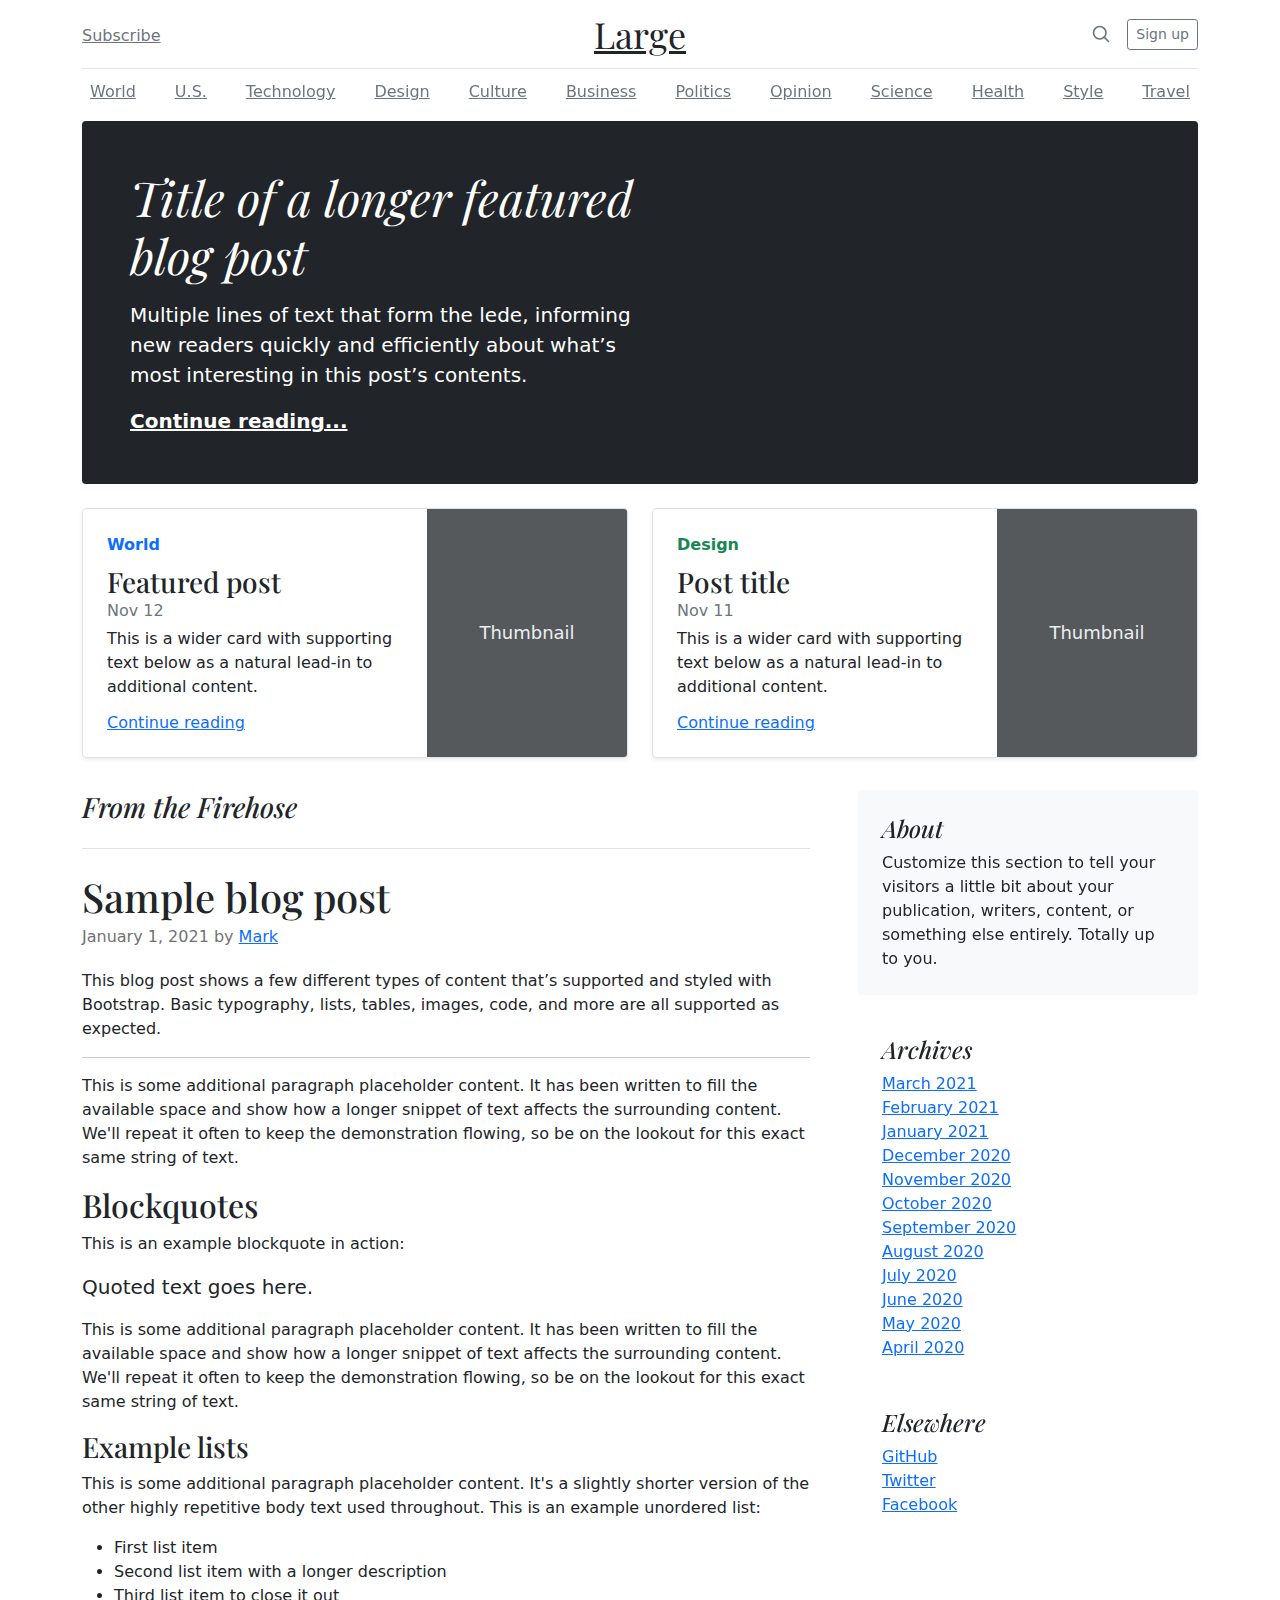
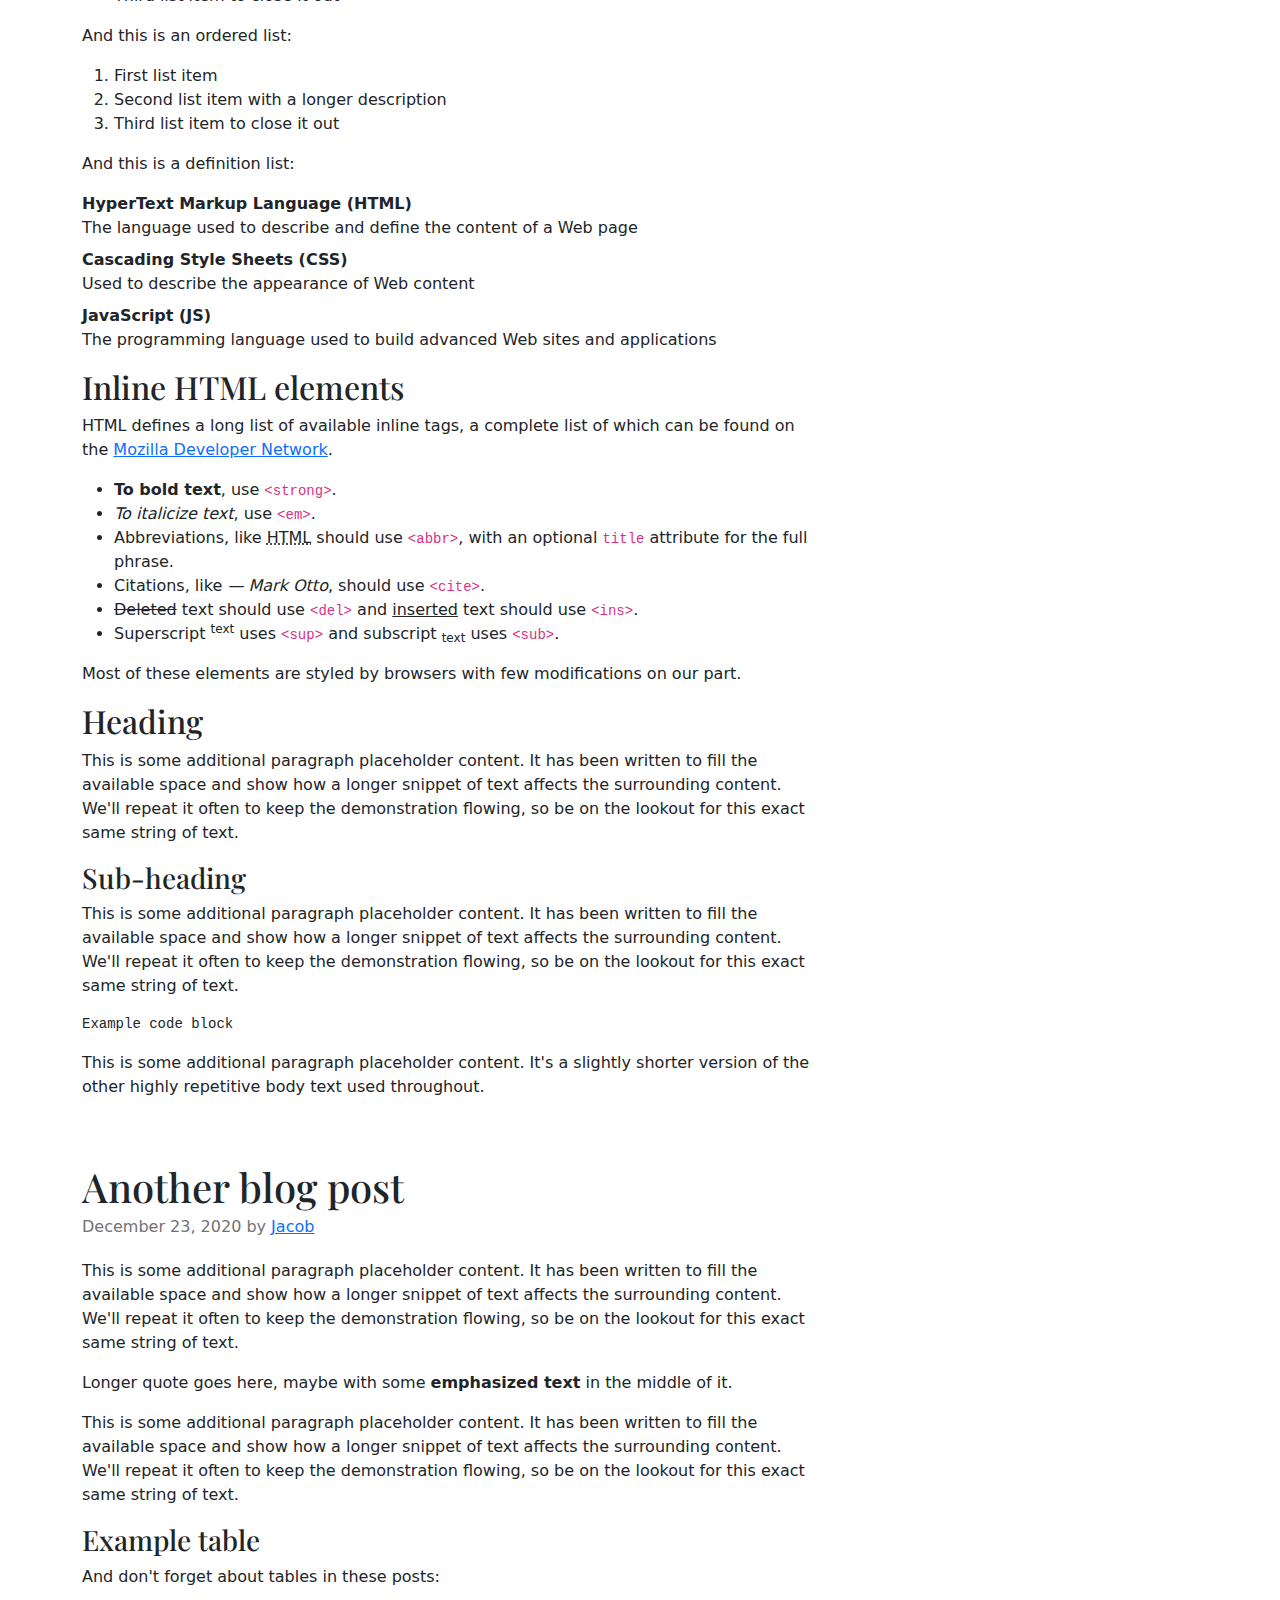
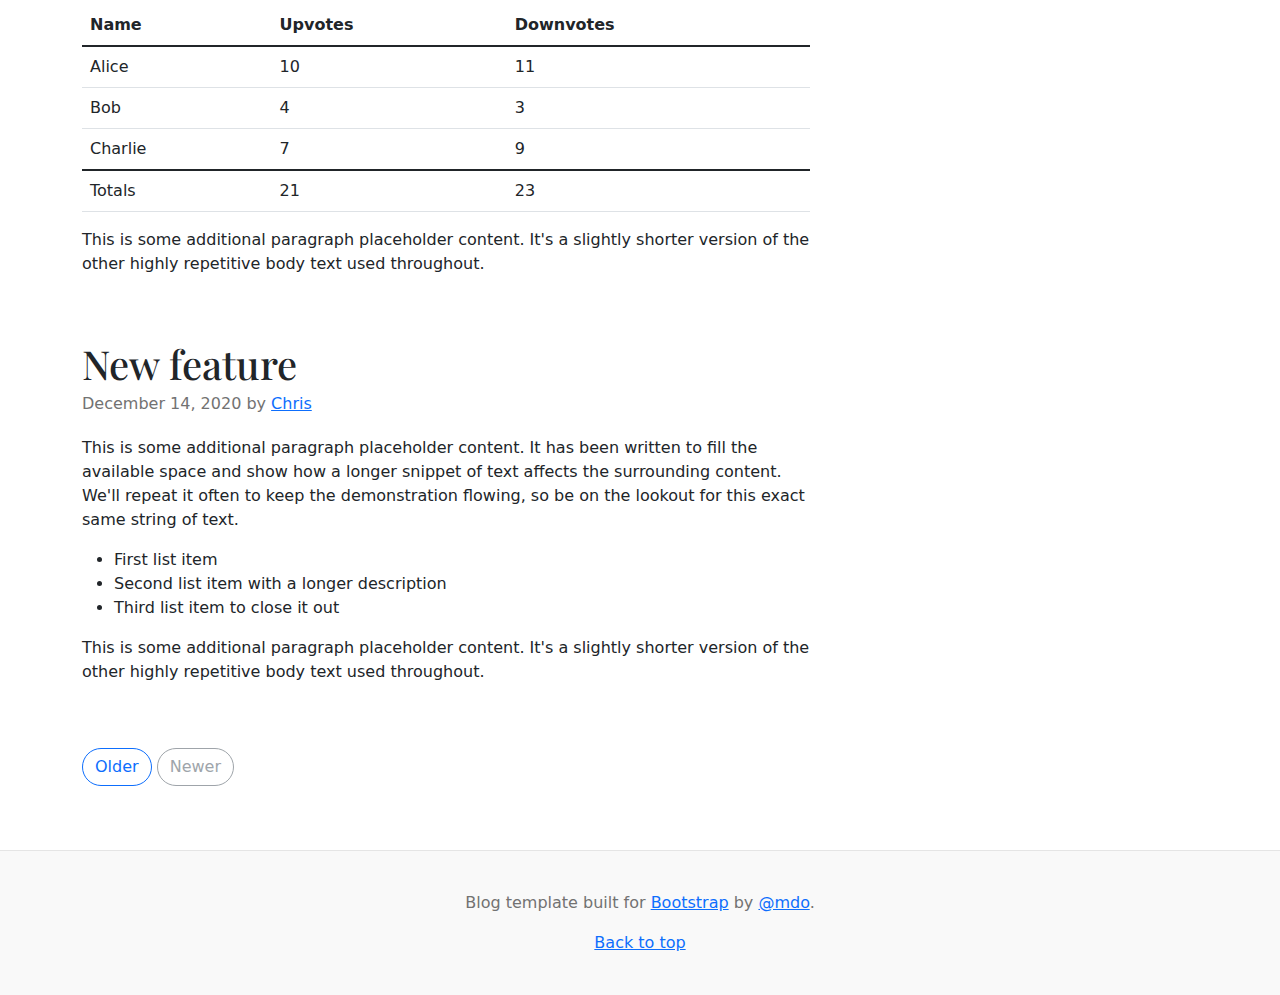
<file: bootstrap-5.1.3-examples/blog/index.html>
<!doctype html>
<html lang="en">
  <head>
    <meta charset="utf-8">
    <meta name="viewport" content="width=device-width, initial-scale=1">
    <meta name="description" content="">
    <meta name="author" content="Mark Otto, Jacob Thornton, and Bootstrap contributors">
    <meta name="generator" content="Hugo 0.88.1">
    <title>Blog Template · Bootstrap v5.1</title>

    <link rel="canonical" href="https://getbootstrap.com/docs/5.1/examples/blog/">

    

    <!-- Bootstrap core CSS -->
<link href="../assets/dist/css/bootstrap.min.css" rel="stylesheet">

    <style>
      .bd-placeholder-img {
        font-size: 1.125rem;
        text-anchor: middle;
        -webkit-user-select: none;
        -moz-user-select: none;
        user-select: none;
      }

      @media (min-width: 768px) {
        .bd-placeholder-img-lg {
          font-size: 3.5rem;
        }
      }
    </style>

    
    <!-- Custom styles for this template -->
    <link href="https://fonts.googleapis.com/css?family=Playfair&#43;Display:700,900&amp;display=swap" rel="stylesheet">
    <!-- Custom styles for this template -->
    <link href="blog.css" rel="stylesheet">
  </head>
  <body>
    
<div class="container">
  <header class="blog-header py-3">
    <div class="row flex-nowrap justify-content-between align-items-center">
      <div class="col-4 pt-1">
        <a class="link-secondary" href="#">Subscribe</a>
      </div>
      <div class="col-4 text-center">
        <a class="blog-header-logo text-dark" href="#">Large</a>
      </div>
      <div class="col-4 d-flex justify-content-end align-items-center">
        <a class="link-secondary" href="#" aria-label="Search">
          <svg xmlns="http://www.w3.org/2000/svg" width="20" height="20" fill="none" stroke="currentColor" stroke-linecap="round" stroke-linejoin="round" stroke-width="2" class="mx-3" role="img" viewBox="0 0 24 24"><title>Search</title><circle cx="10.5" cy="10.5" r="7.5"/><path d="M21 21l-5.2-5.2"/></svg>
        </a>
        <a class="btn btn-sm btn-outline-secondary" href="#">Sign up</a>
      </div>
    </div>
  </header>

  <div class="nav-scroller py-1 mb-2">
    <nav class="nav d-flex justify-content-between">
      <a class="p-2 link-secondary" href="#">World</a>
      <a class="p-2 link-secondary" href="#">U.S.</a>
      <a class="p-2 link-secondary" href="#">Technology</a>
      <a class="p-2 link-secondary" href="#">Design</a>
      <a class="p-2 link-secondary" href="#">Culture</a>
      <a class="p-2 link-secondary" href="#">Business</a>
      <a class="p-2 link-secondary" href="#">Politics</a>
      <a class="p-2 link-secondary" href="#">Opinion</a>
      <a class="p-2 link-secondary" href="#">Science</a>
      <a class="p-2 link-secondary" href="#">Health</a>
      <a class="p-2 link-secondary" href="#">Style</a>
      <a class="p-2 link-secondary" href="#">Travel</a>
    </nav>
  </div>
</div>

<main class="container">
  <div class="p-4 p-md-5 mb-4 text-white rounded bg-dark">
    <div class="col-md-6 px-0">
      <h1 class="display-4 fst-italic">Title of a longer featured blog post</h1>
      <p class="lead my-3">Multiple lines of text that form the lede, informing new readers quickly and efficiently about what’s most interesting in this post’s contents.</p>
      <p class="lead mb-0"><a href="#" class="text-white fw-bold">Continue reading...</a></p>
    </div>
  </div>

  <div class="row mb-2">
    <div class="col-md-6">
      <div class="row g-0 border rounded overflow-hidden flex-md-row mb-4 shadow-sm h-md-250 position-relative">
        <div class="col p-4 d-flex flex-column position-static">
          <strong class="d-inline-block mb-2 text-primary">World</strong>
          <h3 class="mb-0">Featured post</h3>
          <div class="mb-1 text-muted">Nov 12</div>
          <p class="card-text mb-auto">This is a wider card with supporting text below as a natural lead-in to additional content.</p>
          <a href="#" class="stretched-link">Continue reading</a>
        </div>
        <div class="col-auto d-none d-lg-block">
          <svg class="bd-placeholder-img" width="200" height="250" xmlns="http://www.w3.org/2000/svg" role="img" aria-label="Placeholder: Thumbnail" preserveAspectRatio="xMidYMid slice" focusable="false"><title>Placeholder</title><rect width="100%" height="100%" fill="#55595c"/><text x="50%" y="50%" fill="#eceeef" dy=".3em">Thumbnail</text></svg>

        </div>
      </div>
    </div>
    <div class="col-md-6">
      <div class="row g-0 border rounded overflow-hidden flex-md-row mb-4 shadow-sm h-md-250 position-relative">
        <div class="col p-4 d-flex flex-column position-static">
          <strong class="d-inline-block mb-2 text-success">Design</strong>
          <h3 class="mb-0">Post title</h3>
          <div class="mb-1 text-muted">Nov 11</div>
          <p class="mb-auto">This is a wider card with supporting text below as a natural lead-in to additional content.</p>
          <a href="#" class="stretched-link">Continue reading</a>
        </div>
        <div class="col-auto d-none d-lg-block">
          <svg class="bd-placeholder-img" width="200" height="250" xmlns="http://www.w3.org/2000/svg" role="img" aria-label="Placeholder: Thumbnail" preserveAspectRatio="xMidYMid slice" focusable="false"><title>Placeholder</title><rect width="100%" height="100%" fill="#55595c"/><text x="50%" y="50%" fill="#eceeef" dy=".3em">Thumbnail</text></svg>

        </div>
      </div>
    </div>
  </div>

  <div class="row g-5">
    <div class="col-md-8">
      <h3 class="pb-4 mb-4 fst-italic border-bottom">
        From the Firehose
      </h3>

      <article class="blog-post">
        <h2 class="blog-post-title">Sample blog post</h2>
        <p class="blog-post-meta">January 1, 2021 by <a href="#">Mark</a></p>

        <p>This blog post shows a few different types of content that’s supported and styled with Bootstrap. Basic typography, lists, tables, images, code, and more are all supported as expected.</p>
        <hr>
        <p>This is some additional paragraph placeholder content. It has been written to fill the available space and show how a longer snippet of text affects the surrounding content. We'll repeat it often to keep the demonstration flowing, so be on the lookout for this exact same string of text.</p>
        <h2>Blockquotes</h2>
        <p>This is an example blockquote in action:</p>
        <blockquote class="blockquote">
          <p>Quoted text goes here.</p>
        </blockquote>
        <p>This is some additional paragraph placeholder content. It has been written to fill the available space and show how a longer snippet of text affects the surrounding content. We'll repeat it often to keep the demonstration flowing, so be on the lookout for this exact same string of text.</p>
        <h3>Example lists</h3>
        <p>This is some additional paragraph placeholder content. It's a slightly shorter version of the other highly repetitive body text used throughout. This is an example unordered list:</p>
        <ul>
          <li>First list item</li>
          <li>Second list item with a longer description</li>
          <li>Third list item to close it out</li>
        </ul>
        <p>And this is an ordered list:</p>
        <ol>
          <li>First list item</li>
          <li>Second list item with a longer description</li>
          <li>Third list item to close it out</li>
        </ol>
        <p>And this is a definition list:</p>
        <dl>
          <dt>HyperText Markup Language (HTML)</dt>
          <dd>The language used to describe and define the content of a Web page</dd>
          <dt>Cascading Style Sheets (CSS)</dt>
          <dd>Used to describe the appearance of Web content</dd>
          <dt>JavaScript (JS)</dt>
          <dd>The programming language used to build advanced Web sites and applications</dd>
        </dl>
        <h2>Inline HTML elements</h2>
        <p>HTML defines a long list of available inline tags, a complete list of which can be found on the <a href="https://developer.mozilla.org/en-US/docs/Web/HTML/Element">Mozilla Developer Network</a>.</p>
        <ul>
          <li><strong>To bold text</strong>, use <code class="language-plaintext highlighter-rouge">&lt;strong&gt;</code>.</li>
          <li><em>To italicize text</em>, use <code class="language-plaintext highlighter-rouge">&lt;em&gt;</code>.</li>
          <li>Abbreviations, like <abbr title="HyperText Markup Langage">HTML</abbr> should use <code class="language-plaintext highlighter-rouge">&lt;abbr&gt;</code>, with an optional <code class="language-plaintext highlighter-rouge">title</code> attribute for the full phrase.</li>
          <li>Citations, like <cite>— Mark Otto</cite>, should use <code class="language-plaintext highlighter-rouge">&lt;cite&gt;</code>.</li>
          <li><del>Deleted</del> text should use <code class="language-plaintext highlighter-rouge">&lt;del&gt;</code> and <ins>inserted</ins> text should use <code class="language-plaintext highlighter-rouge">&lt;ins&gt;</code>.</li>
          <li>Superscript <sup>text</sup> uses <code class="language-plaintext highlighter-rouge">&lt;sup&gt;</code> and subscript <sub>text</sub> uses <code class="language-plaintext highlighter-rouge">&lt;sub&gt;</code>.</li>
        </ul>
        <p>Most of these elements are styled by browsers with few modifications on our part.</p>
        <h2>Heading</h2>
        <p>This is some additional paragraph placeholder content. It has been written to fill the available space and show how a longer snippet of text affects the surrounding content. We'll repeat it often to keep the demonstration flowing, so be on the lookout for this exact same string of text.</p>
        <h3>Sub-heading</h3>
        <p>This is some additional paragraph placeholder content. It has been written to fill the available space and show how a longer snippet of text affects the surrounding content. We'll repeat it often to keep the demonstration flowing, so be on the lookout for this exact same string of text.</p>
        <pre><code>Example code block</code></pre>
        <p>This is some additional paragraph placeholder content. It's a slightly shorter version of the other highly repetitive body text used throughout.</p>
      </article>

      <article class="blog-post">
        <h2 class="blog-post-title">Another blog post</h2>
        <p class="blog-post-meta">December 23, 2020 by <a href="#">Jacob</a></p>

        <p>This is some additional paragraph placeholder content. It has been written to fill the available space and show how a longer snippet of text affects the surrounding content. We'll repeat it often to keep the demonstration flowing, so be on the lookout for this exact same string of text.</p>
        <blockquote>
          <p>Longer quote goes here, maybe with some <strong>emphasized text</strong> in the middle of it.</p>
        </blockquote>
        <p>This is some additional paragraph placeholder content. It has been written to fill the available space and show how a longer snippet of text affects the surrounding content. We'll repeat it often to keep the demonstration flowing, so be on the lookout for this exact same string of text.</p>
        <h3>Example table</h3>
        <p>And don't forget about tables in these posts:</p>
        <table class="table">
          <thead>
            <tr>
              <th>Name</th>
              <th>Upvotes</th>
              <th>Downvotes</th>
            </tr>
          </thead>
          <tbody>
            <tr>
              <td>Alice</td>
              <td>10</td>
              <td>11</td>
            </tr>
            <tr>
              <td>Bob</td>
              <td>4</td>
              <td>3</td>
            </tr>
            <tr>
              <td>Charlie</td>
              <td>7</td>
              <td>9</td>
            </tr>
          </tbody>
          <tfoot>
            <tr>
              <td>Totals</td>
              <td>21</td>
              <td>23</td>
            </tr>
          </tfoot>
        </table>

        <p>This is some additional paragraph placeholder content. It's a slightly shorter version of the other highly repetitive body text used throughout.</p>
      </article>

      <article class="blog-post">
        <h2 class="blog-post-title">New feature</h2>
        <p class="blog-post-meta">December 14, 2020 by <a href="#">Chris</a></p>

        <p>This is some additional paragraph placeholder content. It has been written to fill the available space and show how a longer snippet of text affects the surrounding content. We'll repeat it often to keep the demonstration flowing, so be on the lookout for this exact same string of text.</p>
        <ul>
          <li>First list item</li>
          <li>Second list item with a longer description</li>
          <li>Third list item to close it out</li>
        </ul>
        <p>This is some additional paragraph placeholder content. It's a slightly shorter version of the other highly repetitive body text used throughout.</p>
      </article>

      <nav class="blog-pagination" aria-label="Pagination">
        <a class="btn btn-outline-primary" href="#">Older</a>
        <a class="btn btn-outline-secondary disabled">Newer</a>
      </nav>

    </div>

    <div class="col-md-4">
      <div class="position-sticky" style="top: 2rem;">
        <div class="p-4 mb-3 bg-light rounded">
          <h4 class="fst-italic">About</h4>
          <p class="mb-0">Customize this section to tell your visitors a little bit about your publication, writers, content, or something else entirely. Totally up to you.</p>
        </div>

        <div class="p-4">
          <h4 class="fst-italic">Archives</h4>
          <ol class="list-unstyled mb-0">
            <li><a href="#">March 2021</a></li>
            <li><a href="#">February 2021</a></li>
            <li><a href="#">January 2021</a></li>
            <li><a href="#">December 2020</a></li>
            <li><a href="#">November 2020</a></li>
            <li><a href="#">October 2020</a></li>
            <li><a href="#">September 2020</a></li>
            <li><a href="#">August 2020</a></li>
            <li><a href="#">July 2020</a></li>
            <li><a href="#">June 2020</a></li>
            <li><a href="#">May 2020</a></li>
            <li><a href="#">April 2020</a></li>
          </ol>
        </div>

        <div class="p-4">
          <h4 class="fst-italic">Elsewhere</h4>
          <ol class="list-unstyled">
            <li><a href="#">GitHub</a></li>
            <li><a href="#">Twitter</a></li>
            <li><a href="#">Facebook</a></li>
          </ol>
        </div>
      </div>
    </div>
  </div>

</main>

<footer class="blog-footer">
  <p>Blog template built for <a href="https://getbootstrap.com/">Bootstrap</a> by <a href="https://twitter.com/mdo">@mdo</a>.</p>
  <p>
    <a href="#">Back to top</a>
  </p>
</footer>


    
  </body>
</html>
</file>
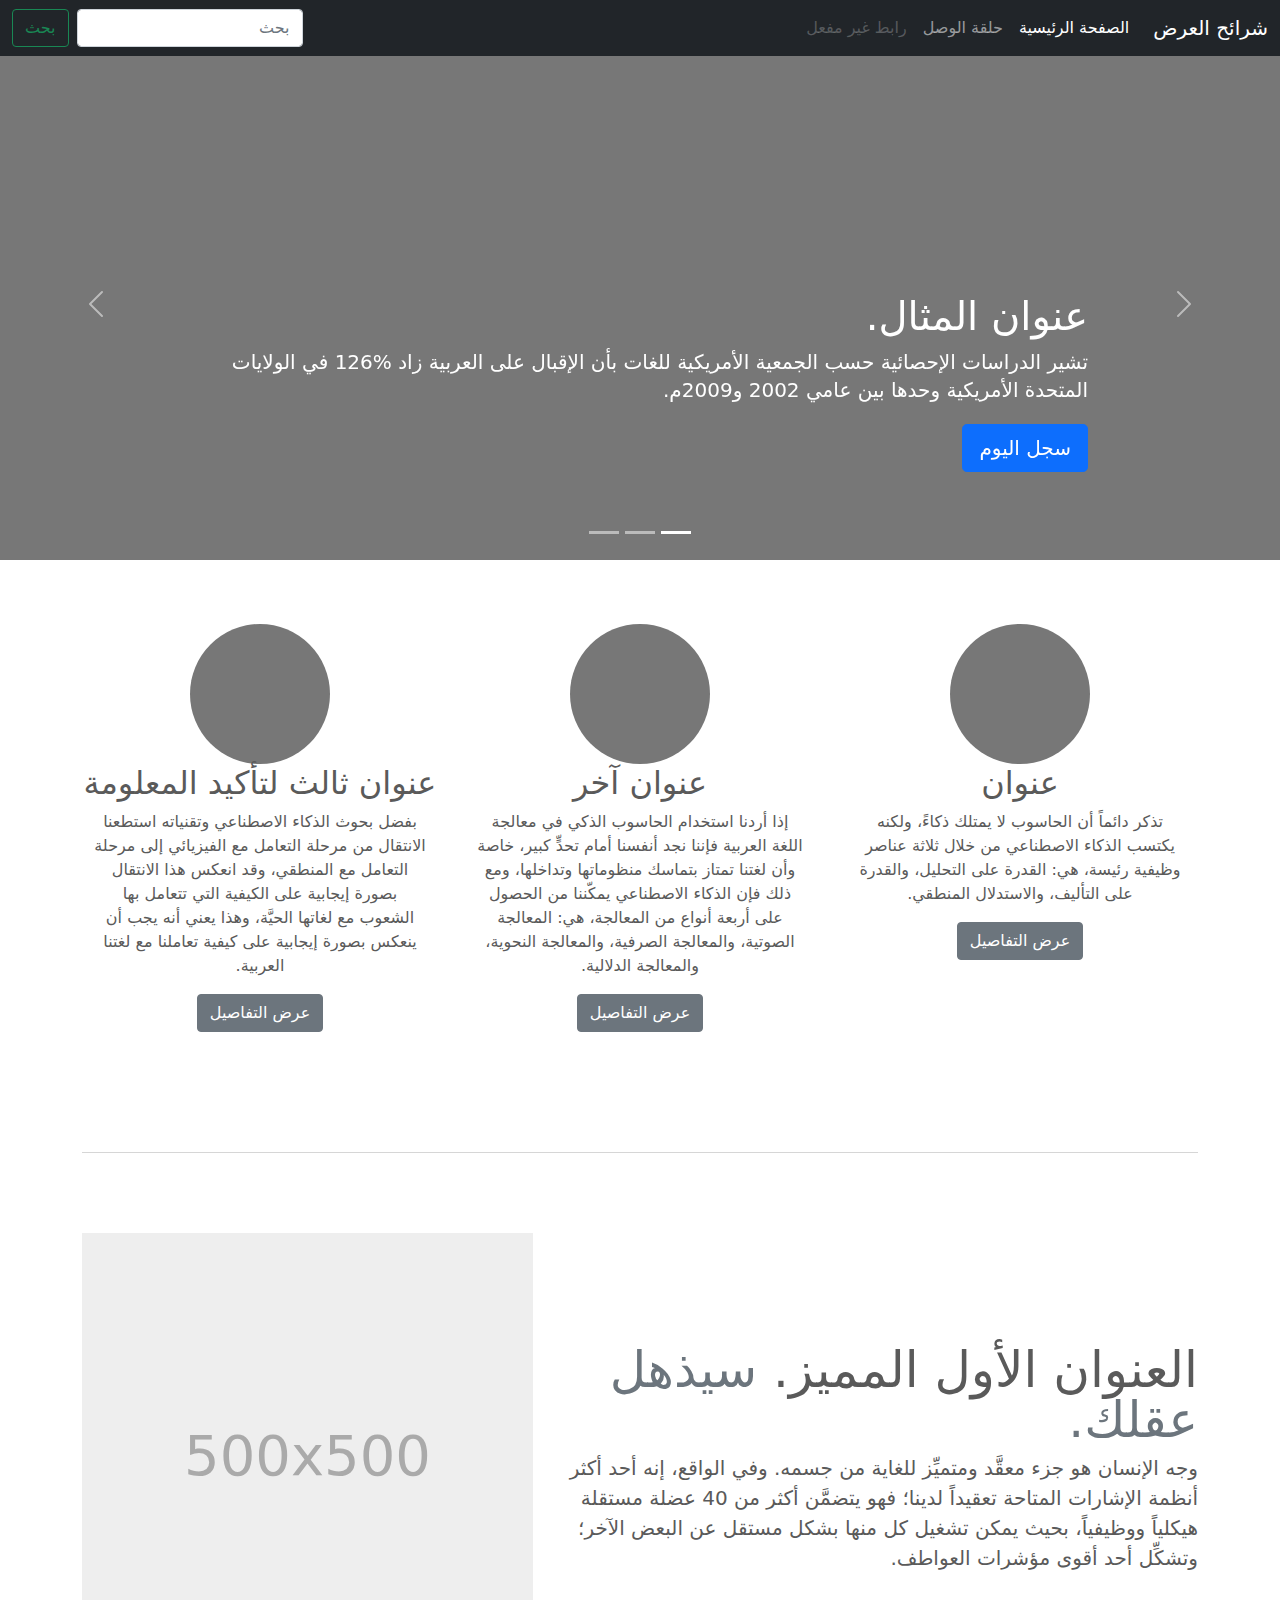
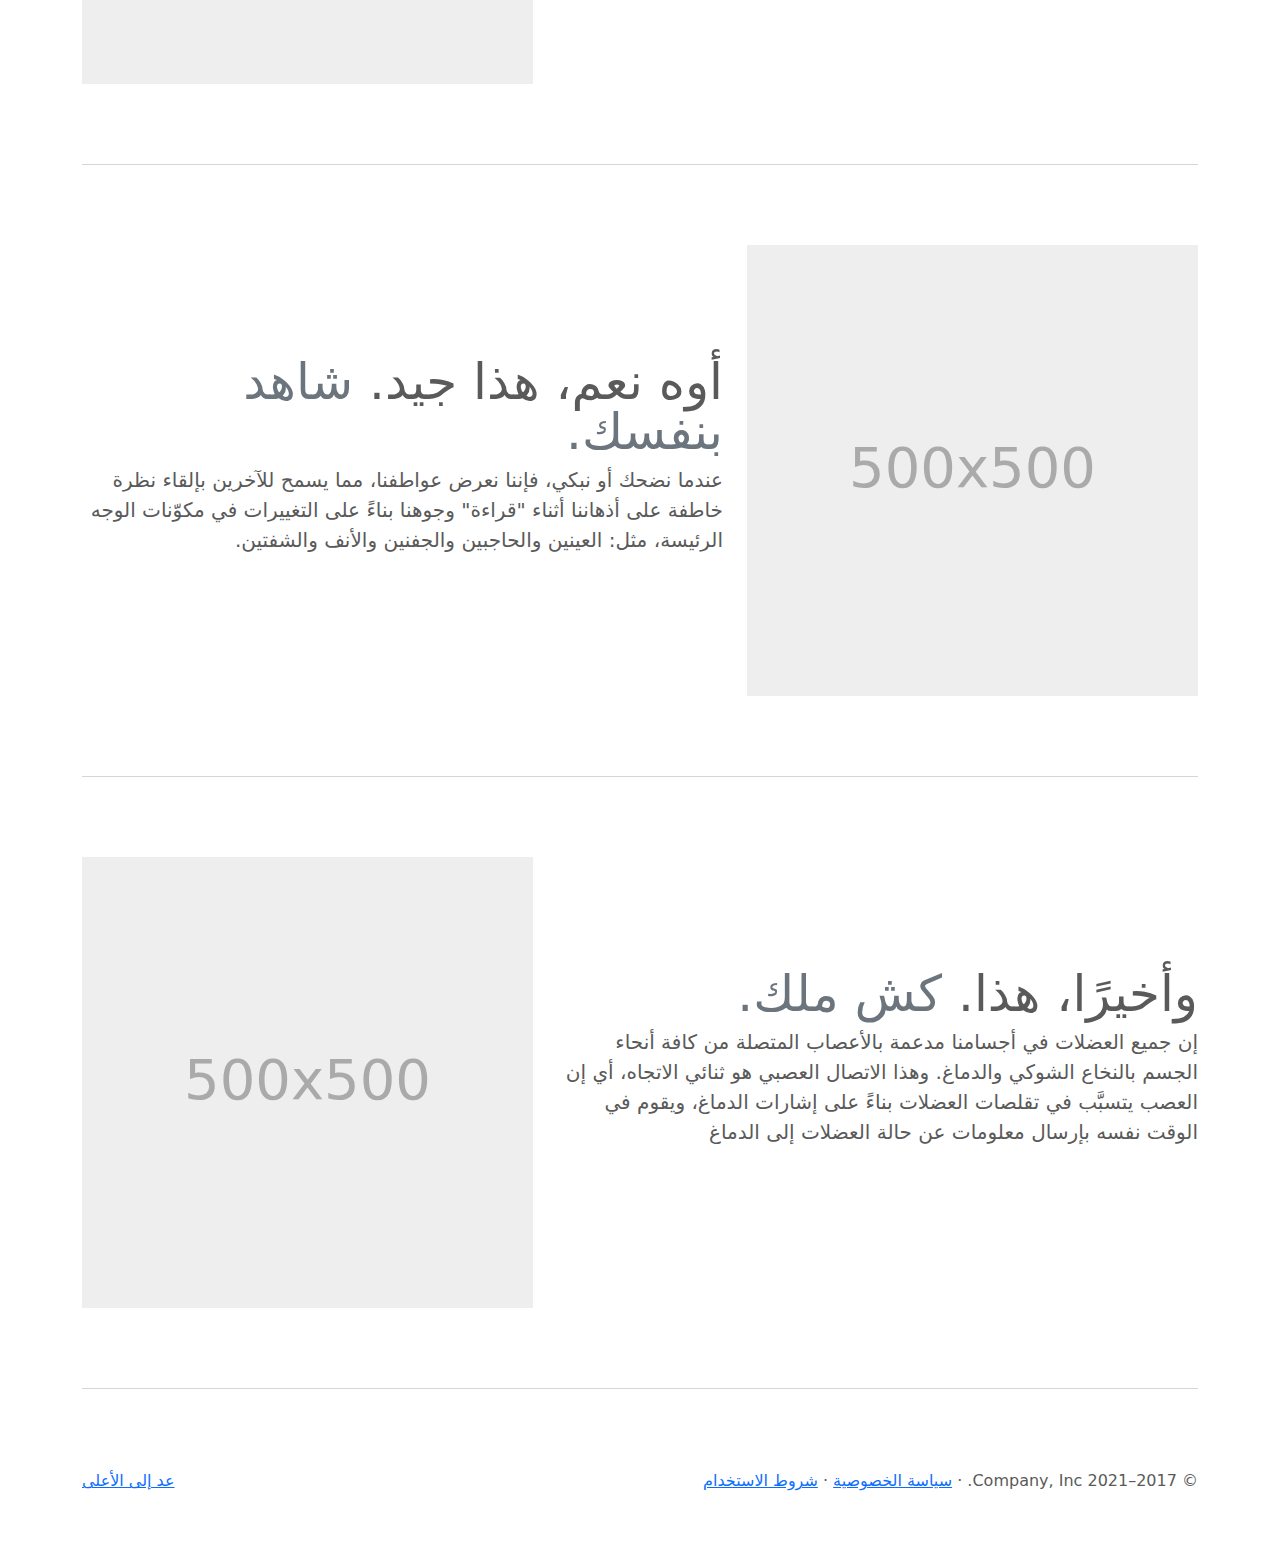
<file: bootstrap-5.1.3-examples/carousel-rtl/index.html>
<!doctype html>
<html lang="ar" dir="rtl">
  <head>
    <meta charset="utf-8">
    <meta name="viewport" content="width=device-width, initial-scale=1">
    <meta name="description" content="">
    <meta name="author" content="Mark Otto, Jacob Thornton, and Bootstrap contributors">
    <meta name="generator" content="Hugo 0.88.1">
    <title>قالب  شرائح العرض · Bootstrap v5.1</title>

    <link rel="canonical" href="https://getbootstrap.com/docs/5.1/examples/carousel-rtl/">

    

    <!-- Bootstrap core CSS -->
<link href="../assets/dist/css/bootstrap.rtl.min.css" rel="stylesheet">

    <style>
      .bd-placeholder-img {
        font-size: 1.125rem;
        text-anchor: middle;
        -webkit-user-select: none;
        -moz-user-select: none;
        user-select: none;
      }

      @media (min-width: 768px) {
        .bd-placeholder-img-lg {
          font-size: 3.5rem;
        }
      }
    </style>

    
    <!-- Custom styles for this template -->
    <link href="../carousel/carousel.rtl.css" rel="stylesheet">
  </head>
  <body>
    
<header>
  <nav class="navbar navbar-expand-md navbar-dark fixed-top bg-dark">
    <div class="container-fluid">
      <a class="navbar-brand" href="#">شرائح العرض</a>
      <button class="navbar-toggler" type="button" data-bs-toggle="collapse" data-bs-target="#navbarCollapse" aria-controls="navbarCollapse" aria-expanded="false" aria-label="تبديل التنقل">
        <span class="navbar-toggler-icon"></span>
      </button>
      <div class="collapse navbar-collapse" id="navbarCollapse">
        <ul class="navbar-nav me-auto mb-2 mb-md-0">
          <li class="nav-item">
            <a class="nav-link active" aria-current="page" href="#">الصفحة الرئيسية</a>
          </li>
          <li class="nav-item">
            <a class="nav-link" href="#">حلقة الوصل</a>
          </li>
          <li class="nav-item">
            <a class="nav-link disabled">رابط غير مفعل</a>
          </li>
        </ul>
        <form class="d-flex">
          <input class="form-control me-2" type="search" placeholder="بحث" aria-label="بحث">
          <button class="btn btn-outline-success" type="submit">بحث</button>
        </form>
      </div>
    </div>
  </nav>
</header>

<main>

  <div id="myCarousel" class="carousel slide" data-bs-ride="carousel">
    <div class="carousel-indicators">
      <button type="button" data-bs-target="#myCarousel" data-bs-slide-to="0" class="active" aria-current="true" aria-label="Slide 1"></button>
      <button type="button" data-bs-target="#myCarousel" data-bs-slide-to="1" aria-label="Slide 2"></button>
      <button type="button" data-bs-target="#myCarousel" data-bs-slide-to="2" aria-label="Slide 3"></button>
    </div>
    <div class="carousel-inner">
      <div class="carousel-item active">
        <svg class="bd-placeholder-img" width="100%" height="100%" xmlns="http://www.w3.org/2000/svg" aria-hidden="true" preserveAspectRatio="xMidYMid slice" focusable="false"><rect width="100%" height="100%" fill="#777"/></svg>

        <div class="container">
          <div class="carousel-caption text-start">
            <h1>عنوان المثال.</h1>
            <p>تشير الدراسات الإحصائية حسب الجمعية الأمريكية للغات بأن الإقبال على العربية زاد %126 في الولايات المتحدة الأمريكية وحدها بين عامي 2002 و2009م.</p>
            <p><a class="btn btn-lg btn-primary" href="#">سجل اليوم</a></p>
          </div>
        </div>
      </div>
      <div class="carousel-item">
        <svg class="bd-placeholder-img" width="100%" height="100%" xmlns="http://www.w3.org/2000/svg" aria-hidden="true" preserveAspectRatio="xMidYMid slice" focusable="false"><rect width="100%" height="100%" fill="#777"/></svg>

        <div class="container">
          <div class="carousel-caption">
            <h1>عنوان مثال آخر.</h1>
            <p>حسب المجلس الثقافي البريطاني فإن تعليم الإنجليزية داخل بريطانيا يسهم في تعزيز اقتصادها بما يتجاوز ملياري جنيه سنوياً، كما أنه وفر أكثر من 26 ألف وظيفة.</p>
            <p><a class="btn btn-lg btn-primary" href="#">أعرف أكثر</a></p>
          </div>
        </div>
      </div>
      <div class="carousel-item">
        <svg class="bd-placeholder-img" width="100%" height="100%" xmlns="http://www.w3.org/2000/svg" aria-hidden="true" preserveAspectRatio="xMidYMid slice" focusable="false"><rect width="100%" height="100%" fill="#777"/></svg>

        <div class="container">
          <div class="carousel-caption text-end">
            <h1>واحد أكثر لقياس جيد.</h1>
            <p>الإحصاءات لحجم الاستثمار اللغوي خارج بريطانيا تتفاوت من سنة لأخرى إلا أن المدير التنفيذي للمجلس الثقافي البريطاني إدي بايرز يرى أن استثمار تعليم الإنجليزية في الخارج لا يحسب على المستوى المالي فحسب بل على المستوى السياسي أيضاً.</p>
            <p><a class="btn btn-lg btn-primary" href="#">تصفح المعرض</a></p>
          </div>
        </div>
      </div>
    </div>
    <button class="carousel-control-prev" type="button" data-bs-target="#myCarousel" data-bs-slide="prev">
      <span class="carousel-control-prev-icon" aria-hidden="true"></span>
      <span class="visually-hidden">السابق</span>
    </button>
    <button class="carousel-control-next" type="button" data-bs-target="#myCarousel" data-bs-slide="next">
      <span class="carousel-control-next-icon" aria-hidden="true"></span>
      <span class="visually-hidden">التالي</span>
    </button>
  </div>


  <!-- Marketing messaging and featurettes
  ================================================== -->
  <!-- Wrap the rest of the page in another container to center all the content. -->

  <div class="container marketing">

    <!-- Three columns of text below the carousel -->
    <div class="row">
      <div class="col-lg-4">
        <svg class="bd-placeholder-img rounded-circle" width="140" height="140" xmlns="http://www.w3.org/2000/svg" role="img" aria-label="Placeholder: 140x140" preserveAspectRatio="xMidYMid slice" focusable="false"><title>Placeholder</title><rect width="100%" height="100%" fill="#777"/><text x="50%" y="50%" fill="#777" dy=".3em">140x140</text></svg>

        <h2>عنوان</h2>
        <p>تذكر دائماً أن الحاسوب لا يمتلك ذكاءً، ولكنه يكتسب الذكاء الاصطناعي من خلال ثلاثة عناصر وظيفية رئيسة، هي: القدرة على التحليل، والقدرة على التأليف، والاستدلال المنطقي.</p>
        <p><a class="btn btn-secondary" href="#">عرض التفاصيل</a></p>
      </div><!-- /.col-lg-4 -->
      <div class="col-lg-4">
        <svg class="bd-placeholder-img rounded-circle" width="140" height="140" xmlns="http://www.w3.org/2000/svg" role="img" aria-label="Placeholder: 140x140" preserveAspectRatio="xMidYMid slice" focusable="false"><title>Placeholder</title><rect width="100%" height="100%" fill="#777"/><text x="50%" y="50%" fill="#777" dy=".3em">140x140</text></svg>

        <h2>عنوان آخر</h2>
        <p>إذا أردنا استخدام الحاسوب الذكي في معالجة اللغة العربية فإننا نجد أنفسنا أمام تحدٍّ كبير، خاصة وأن لغتنا تمتاز بتماسك منظوماتها وتداخلها، ومع ذلك فإن الذكاء الاصطناعي يمكّننا من الحصول على أربعة أنواع من المعالجة، هي: المعالجة الصوتية، والمعالجة الصرفية، والمعالجة النحوية، والمعالجة الدلالية.</p>
        <p><a class="btn btn-secondary" href="#">عرض التفاصيل</a></p>
      </div><!-- /.col-lg-4 -->
      <div class="col-lg-4">
        <svg class="bd-placeholder-img rounded-circle" width="140" height="140" xmlns="http://www.w3.org/2000/svg" role="img" aria-label="Placeholder: 140x140" preserveAspectRatio="xMidYMid slice" focusable="false"><title>Placeholder</title><rect width="100%" height="100%" fill="#777"/><text x="50%" y="50%" fill="#777" dy=".3em">140x140</text></svg>

        <h2>عنوان ثالث لتأكيد المعلومة</h2>
        <p>بفضل بحوث الذكاء الاصطناعي وتقنياته استطعنا الانتقال من مرحلة التعامل مع الفيزيائي إلى مرحلة التعامل مع المنطقي، وقد انعكس هذا الانتقال بصورة إيجابية على الكيفية التي تتعامل بها الشعوب مع لغاتها الحيَّة، وهذا يعني أنه يجب أن ينعكس بصورة إيجابية على كيفية تعاملنا مع لغتنا العربية.</p>
        <p><a class="btn btn-secondary" href="#">عرض التفاصيل</a></p>
      </div><!-- /.col-lg-4 -->
    </div><!-- /.row -->


    <!-- START THE FEATURETTES -->

    <hr class="featurette-divider">

    <div class="row featurette">
      <div class="col-md-7">
        <h2 class="featurette-heading">العنوان الأول المميز. <span class="text-muted"> سيذهل عقلك. </span></h2>
        <p class="lead">وجه الإنسان هو جزء معقَّد ومتميِّز للغاية من جسمه. وفي الواقع، إنه أحد أكثر أنظمة الإشارات المتاحة تعقيداً لدينا؛ فهو يتضمَّن أكثر من 40 عضلة مستقلة هيكلياً ووظيفياً، بحيث يمكن تشغيل كل منها بشكل مستقل عن البعض الآخر؛ وتشكِّل أحد أقوى مؤشرات العواطف.</p>
      </div>
      <div class="col-md-5">
        <svg class="bd-placeholder-img bd-placeholder-img-lg featurette-image img-fluid mx-auto" width="500" height="500" xmlns="http://www.w3.org/2000/svg" role="img" aria-label="Placeholder: 500x500" preserveAspectRatio="xMidYMid slice" focusable="false"><title>Placeholder</title><rect width="100%" height="100%" fill="#eee"/><text x="50%" y="50%" fill="#aaa" dy=".3em">500x500</text></svg>

      </div>
    </div>

    <hr class="featurette-divider">

    <div class="row featurette">
      <div class="col-md-7 order-md-2">
        <h2 class="featurette-heading">أوه نعم، هذا جيد. <span class="text-muted"> شاهد بنفسك. </span></h2>
        <p class="lead">عندما نضحك أو نبكي، فإننا نعرض عواطفنا، مما يسمح للآخرين بإلقاء نظرة خاطفة على أذهاننا أثناء "قراءة" وجوهنا بناءً على التغييرات في مكوّنات الوجه الرئيسة، مثل: العينين والحاجبين والجفنين والأنف والشفتين.</p>
      </div>
      <div class="col-md-5 order-md-1">
        <svg class="bd-placeholder-img bd-placeholder-img-lg featurette-image img-fluid mx-auto" width="500" height="500" xmlns="http://www.w3.org/2000/svg" role="img" aria-label="Placeholder: 500x500" preserveAspectRatio="xMidYMid slice" focusable="false"><title>Placeholder</title><rect width="100%" height="100%" fill="#eee"/><text x="50%" y="50%" fill="#aaa" dy=".3em">500x500</text></svg>

      </div>
    </div>

    <hr class="featurette-divider">

    <div class="row featurette">
      <div class="col-md-7">
        <h2 class="featurette-heading">وأخيرًا، هذا. <span class="text-muted"> كش ملك. </span></h2>
        <p class="lead">إن جميع العضلات في أجسامنا مدعمة بالأعصاب المتصلة من كافة أنحاء الجسم بالنخاع الشوكي والدماغ. وهذا الاتصال العصبي هو ثنائي الاتجاه، أي إن العصب يتسبَّب في تقلصات العضلات بناءً على إشارات الدماغ، ويقوم في الوقت نفسه بإرسال معلومات عن حالة العضلات إلى الدماغ</p>
      </div>
      <div class="col-md-5">
        <svg class="bd-placeholder-img bd-placeholder-img-lg featurette-image img-fluid mx-auto" width="500" height="500" xmlns="http://www.w3.org/2000/svg" role="img" aria-label="Placeholder: 500x500" preserveAspectRatio="xMidYMid slice" focusable="false"><title>Placeholder</title><rect width="100%" height="100%" fill="#eee"/><text x="50%" y="50%" fill="#aaa" dy=".3em">500x500</text></svg>

      </div>
    </div>

    <hr class="featurette-divider">

    <!-- /END THE FEATURETTES -->

  </div><!-- /.container -->


  <!-- FOOTER -->
  <footer class="container">
    <p class="float-end"><a href="#">عد إلى الأعلى</a></p>
    <p>&copy; 2017–2021 Company, Inc. &middot; <a href="#">سياسة الخصوصية</a> &middot; <a href="#">شروط الاستخدام</a></p>
  </footer>
</main>


    <script src="../assets/dist/js/bootstrap.bundle.min.js"></script>

      
  </body>
</html>
</file>
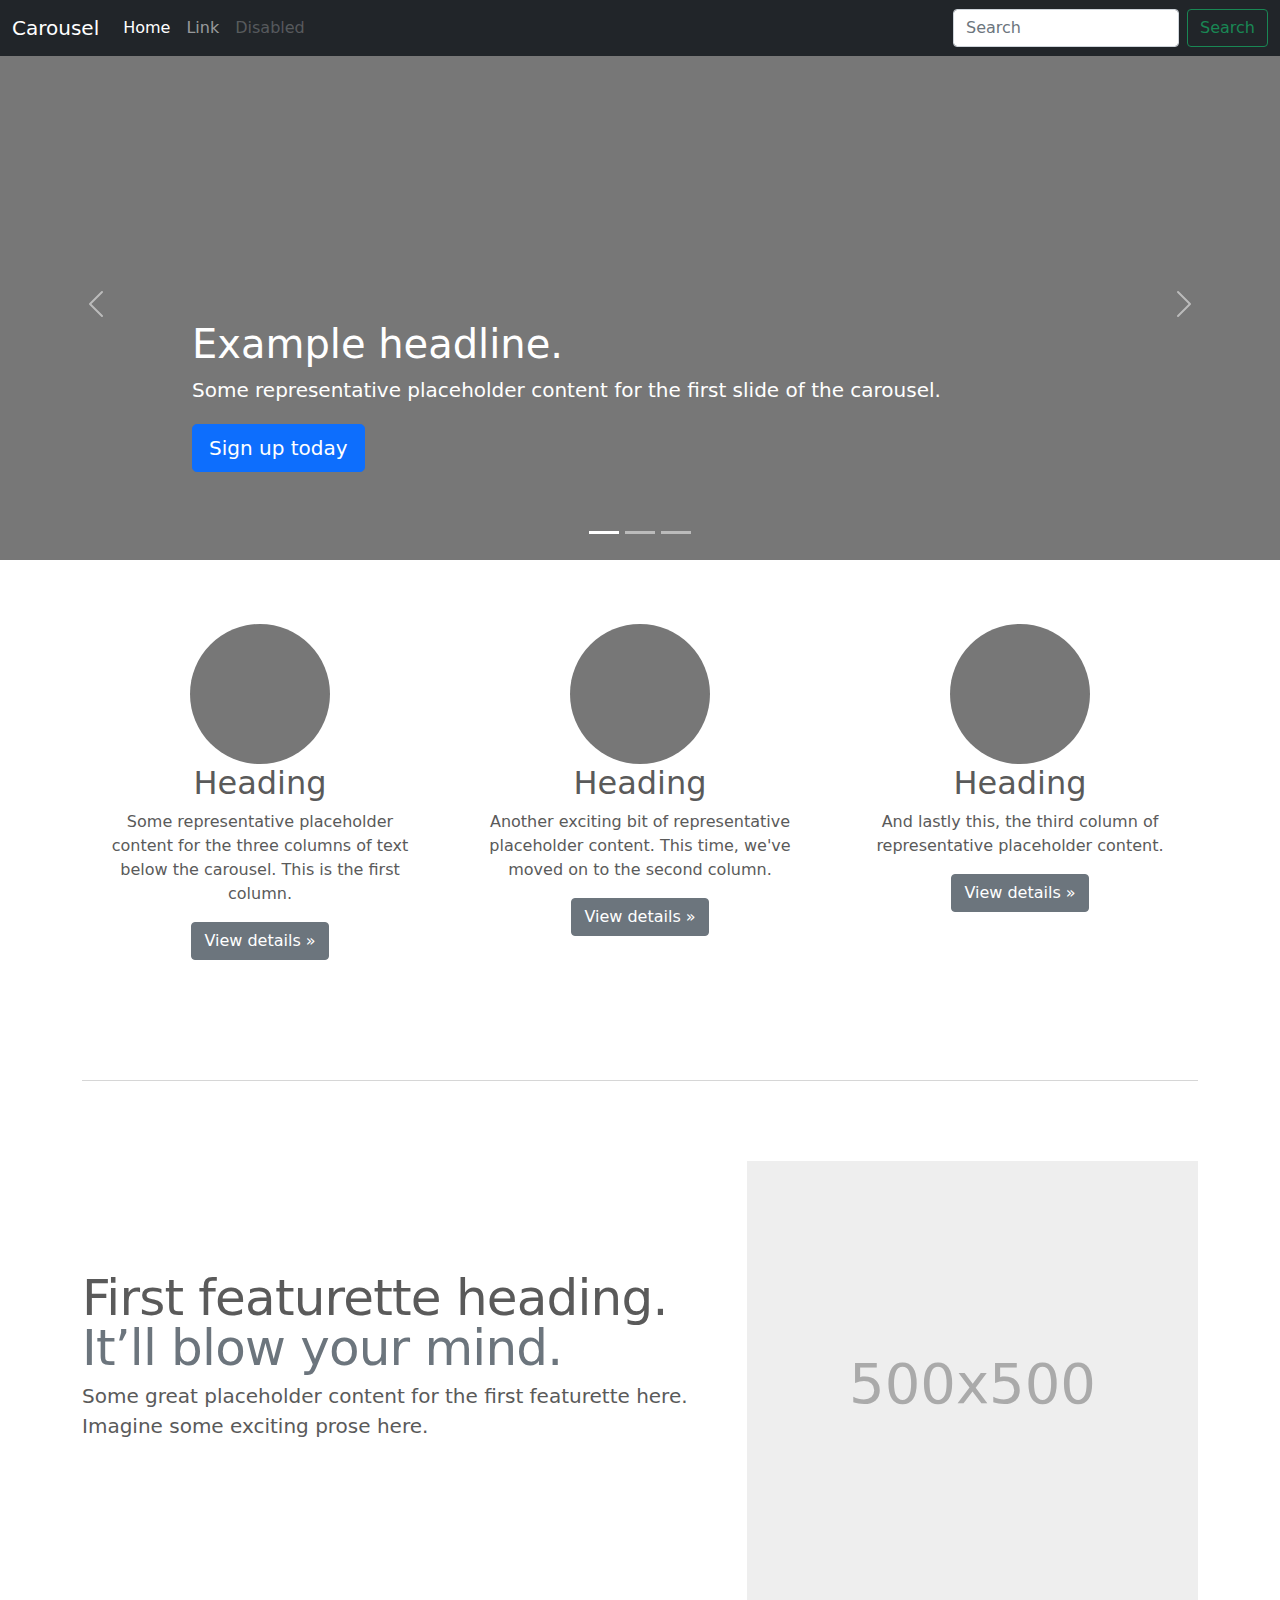
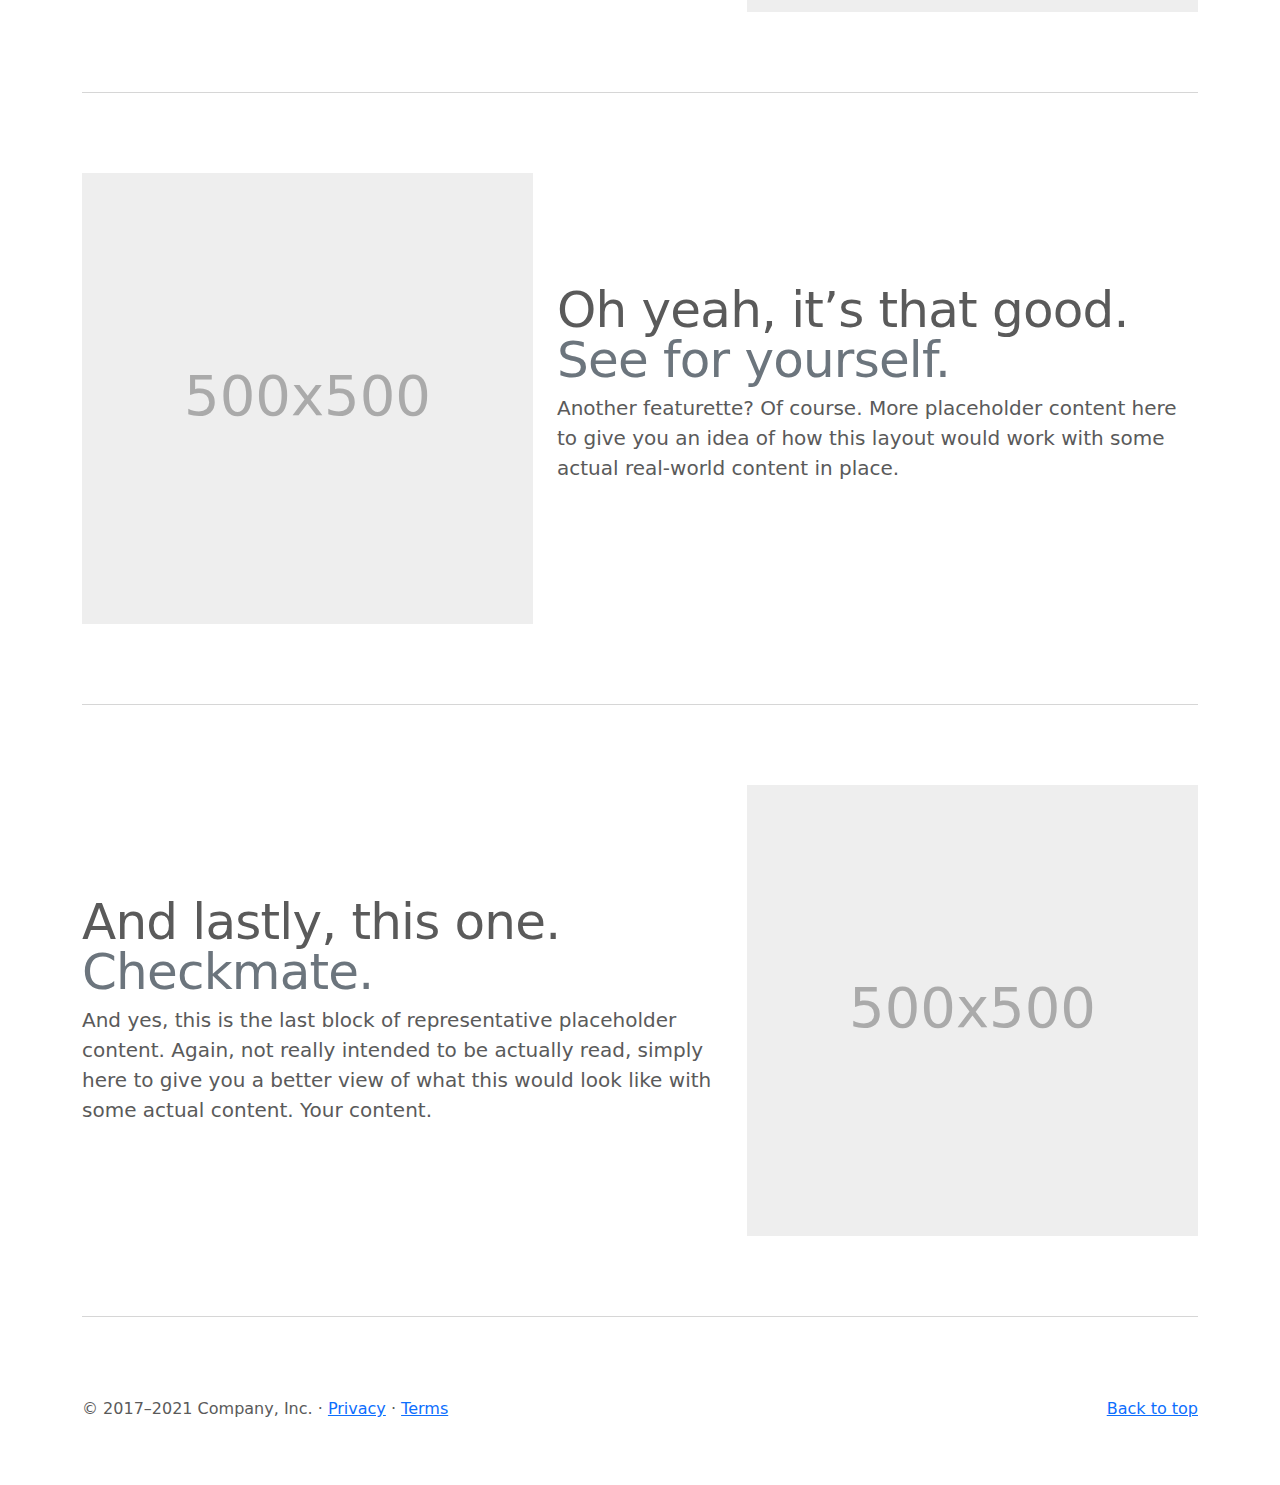
<file: bootstrap-5.1.3-examples/carousel/index.html>
<!doctype html>
<html lang="en">
  <head>
    <meta charset="utf-8">
    <meta name="viewport" content="width=device-width, initial-scale=1">
    <meta name="description" content="">
    <meta name="author" content="Mark Otto, Jacob Thornton, and Bootstrap contributors">
    <meta name="generator" content="Hugo 0.88.1">
    <title>Carousel Template · Bootstrap v5.1</title>

    <link rel="canonical" href="https://getbootstrap.com/docs/5.1/examples/carousel/">

    

    <!-- Bootstrap core CSS -->
<link href="../assets/dist/css/bootstrap.min.css" rel="stylesheet">

    <style>
      .bd-placeholder-img {
        font-size: 1.125rem;
        text-anchor: middle;
        -webkit-user-select: none;
        -moz-user-select: none;
        user-select: none;
      }

      @media (min-width: 768px) {
        .bd-placeholder-img-lg {
          font-size: 3.5rem;
        }
      }
    </style>

    
    <!-- Custom styles for this template -->
    <link href="carousel.css" rel="stylesheet">
  </head>
  <body>
    
<header>
  <nav class="navbar navbar-expand-md navbar-dark fixed-top bg-dark">
    <div class="container-fluid">
      <a class="navbar-brand" href="#">Carousel</a>
      <button class="navbar-toggler" type="button" data-bs-toggle="collapse" data-bs-target="#navbarCollapse" aria-controls="navbarCollapse" aria-expanded="false" aria-label="Toggle navigation">
        <span class="navbar-toggler-icon"></span>
      </button>
      <div class="collapse navbar-collapse" id="navbarCollapse">
        <ul class="navbar-nav me-auto mb-2 mb-md-0">
          <li class="nav-item">
            <a class="nav-link active" aria-current="page" href="#">Home</a>
          </li>
          <li class="nav-item">
            <a class="nav-link" href="#">Link</a>
          </li>
          <li class="nav-item">
            <a class="nav-link disabled">Disabled</a>
          </li>
        </ul>
        <form class="d-flex">
          <input class="form-control me-2" type="search" placeholder="Search" aria-label="Search">
          <button class="btn btn-outline-success" type="submit">Search</button>
        </form>
      </div>
    </div>
  </nav>
</header>

<main>

  <div id="myCarousel" class="carousel slide" data-bs-ride="carousel">
    <div class="carousel-indicators">
      <button type="button" data-bs-target="#myCarousel" data-bs-slide-to="0" class="active" aria-current="true" aria-label="Slide 1"></button>
      <button type="button" data-bs-target="#myCarousel" data-bs-slide-to="1" aria-label="Slide 2"></button>
      <button type="button" data-bs-target="#myCarousel" data-bs-slide-to="2" aria-label="Slide 3"></button>
    </div>
    <div class="carousel-inner">
      <div class="carousel-item active">
        <svg class="bd-placeholder-img" width="100%" height="100%" xmlns="http://www.w3.org/2000/svg" aria-hidden="true" preserveAspectRatio="xMidYMid slice" focusable="false"><rect width="100%" height="100%" fill="#777"/></svg>

        <div class="container">
          <div class="carousel-caption text-start">
            <h1>Example headline.</h1>
            <p>Some representative placeholder content for the first slide of the carousel.</p>
            <p><a class="btn btn-lg btn-primary" href="#">Sign up today</a></p>
          </div>
        </div>
      </div>
      <div class="carousel-item">
        <svg class="bd-placeholder-img" width="100%" height="100%" xmlns="http://www.w3.org/2000/svg" aria-hidden="true" preserveAspectRatio="xMidYMid slice" focusable="false"><rect width="100%" height="100%" fill="#777"/></svg>

        <div class="container">
          <div class="carousel-caption">
            <h1>Another example headline.</h1>
            <p>Some representative placeholder content for the second slide of the carousel.</p>
            <p><a class="btn btn-lg btn-primary" href="#">Learn more</a></p>
          </div>
        </div>
      </div>
      <div class="carousel-item">
        <svg class="bd-placeholder-img" width="100%" height="100%" xmlns="http://www.w3.org/2000/svg" aria-hidden="true" preserveAspectRatio="xMidYMid slice" focusable="false"><rect width="100%" height="100%" fill="#777"/></svg>

        <div class="container">
          <div class="carousel-caption text-end">
            <h1>One more for good measure.</h1>
            <p>Some representative placeholder content for the third slide of this carousel.</p>
            <p><a class="btn btn-lg btn-primary" href="#">Browse gallery</a></p>
          </div>
        </div>
      </div>
    </div>
    <button class="carousel-control-prev" type="button" data-bs-target="#myCarousel" data-bs-slide="prev">
      <span class="carousel-control-prev-icon" aria-hidden="true"></span>
      <span class="visually-hidden">Previous</span>
    </button>
    <button class="carousel-control-next" type="button" data-bs-target="#myCarousel" data-bs-slide="next">
      <span class="carousel-control-next-icon" aria-hidden="true"></span>
      <span class="visually-hidden">Next</span>
    </button>
  </div>


  <!-- Marketing messaging and featurettes
  ================================================== -->
  <!-- Wrap the rest of the page in another container to center all the content. -->

  <div class="container marketing">

    <!-- Three columns of text below the carousel -->
    <div class="row">
      <div class="col-lg-4">
        <svg class="bd-placeholder-img rounded-circle" width="140" height="140" xmlns="http://www.w3.org/2000/svg" role="img" aria-label="Placeholder: 140x140" preserveAspectRatio="xMidYMid slice" focusable="false"><title>Placeholder</title><rect width="100%" height="100%" fill="#777"/><text x="50%" y="50%" fill="#777" dy=".3em">140x140</text></svg>

        <h2>Heading</h2>
        <p>Some representative placeholder content for the three columns of text below the carousel. This is the first column.</p>
        <p><a class="btn btn-secondary" href="#">View details &raquo;</a></p>
      </div><!-- /.col-lg-4 -->
      <div class="col-lg-4">
        <svg class="bd-placeholder-img rounded-circle" width="140" height="140" xmlns="http://www.w3.org/2000/svg" role="img" aria-label="Placeholder: 140x140" preserveAspectRatio="xMidYMid slice" focusable="false"><title>Placeholder</title><rect width="100%" height="100%" fill="#777"/><text x="50%" y="50%" fill="#777" dy=".3em">140x140</text></svg>

        <h2>Heading</h2>
        <p>Another exciting bit of representative placeholder content. This time, we've moved on to the second column.</p>
        <p><a class="btn btn-secondary" href="#">View details &raquo;</a></p>
      </div><!-- /.col-lg-4 -->
      <div class="col-lg-4">
        <svg class="bd-placeholder-img rounded-circle" width="140" height="140" xmlns="http://www.w3.org/2000/svg" role="img" aria-label="Placeholder: 140x140" preserveAspectRatio="xMidYMid slice" focusable="false"><title>Placeholder</title><rect width="100%" height="100%" fill="#777"/><text x="50%" y="50%" fill="#777" dy=".3em">140x140</text></svg>

        <h2>Heading</h2>
        <p>And lastly this, the third column of representative placeholder content.</p>
        <p><a class="btn btn-secondary" href="#">View details &raquo;</a></p>
      </div><!-- /.col-lg-4 -->
    </div><!-- /.row -->


    <!-- START THE FEATURETTES -->

    <hr class="featurette-divider">

    <div class="row featurette">
      <div class="col-md-7">
        <h2 class="featurette-heading">First featurette heading. <span class="text-muted">It’ll blow your mind.</span></h2>
        <p class="lead">Some great placeholder content for the first featurette here. Imagine some exciting prose here.</p>
      </div>
      <div class="col-md-5">
        <svg class="bd-placeholder-img bd-placeholder-img-lg featurette-image img-fluid mx-auto" width="500" height="500" xmlns="http://www.w3.org/2000/svg" role="img" aria-label="Placeholder: 500x500" preserveAspectRatio="xMidYMid slice" focusable="false"><title>Placeholder</title><rect width="100%" height="100%" fill="#eee"/><text x="50%" y="50%" fill="#aaa" dy=".3em">500x500</text></svg>

      </div>
    </div>

    <hr class="featurette-divider">

    <div class="row featurette">
      <div class="col-md-7 order-md-2">
        <h2 class="featurette-heading">Oh yeah, it’s that good. <span class="text-muted">See for yourself.</span></h2>
        <p class="lead">Another featurette? Of course. More placeholder content here to give you an idea of how this layout would work with some actual real-world content in place.</p>
      </div>
      <div class="col-md-5 order-md-1">
        <svg class="bd-placeholder-img bd-placeholder-img-lg featurette-image img-fluid mx-auto" width="500" height="500" xmlns="http://www.w3.org/2000/svg" role="img" aria-label="Placeholder: 500x500" preserveAspectRatio="xMidYMid slice" focusable="false"><title>Placeholder</title><rect width="100%" height="100%" fill="#eee"/><text x="50%" y="50%" fill="#aaa" dy=".3em">500x500</text></svg>

      </div>
    </div>

    <hr class="featurette-divider">

    <div class="row featurette">
      <div class="col-md-7">
        <h2 class="featurette-heading">And lastly, this one. <span class="text-muted">Checkmate.</span></h2>
        <p class="lead">And yes, this is the last block of representative placeholder content. Again, not really intended to be actually read, simply here to give you a better view of what this would look like with some actual content. Your content.</p>
      </div>
      <div class="col-md-5">
        <svg class="bd-placeholder-img bd-placeholder-img-lg featurette-image img-fluid mx-auto" width="500" height="500" xmlns="http://www.w3.org/2000/svg" role="img" aria-label="Placeholder: 500x500" preserveAspectRatio="xMidYMid slice" focusable="false"><title>Placeholder</title><rect width="100%" height="100%" fill="#eee"/><text x="50%" y="50%" fill="#aaa" dy=".3em">500x500</text></svg>

      </div>
    </div>

    <hr class="featurette-divider">

    <!-- /END THE FEATURETTES -->

  </div><!-- /.container -->


  <!-- FOOTER -->
  <footer class="container">
    <p class="float-end"><a href="#">Back to top</a></p>
    <p>&copy; 2017–2021 Company, Inc. &middot; <a href="#">Privacy</a> &middot; <a href="#">Terms</a></p>
  </footer>
</main>


    <script src="../assets/dist/js/bootstrap.bundle.min.js"></script>

      
  </body>
</html>
</file>
<file: dice project/style.css>
h1{
    color: rgb(115, 243, 115);
    text-align: center;
    font-size: 5rem;


}
body{
background-color: grey;
font-family: 'Water Brush', cursive;

}

.p1{
    position:absolute;
    left: 30%;
    transform: translate(-30%, 0);
    color: #fff;
}

.p2{
    position:absolute;
    right: 30%;
    transform: translate(-30%, 0);
    color: #fff;
}
footer{
    background-color: grey;
    color: #fff;
    position:absolute;
    text-align: center;
    font-size: 2rem;
    bottom: 100px;
    left: 50%;
    transform: translate(-50%, 0);
}

.die1{
    width: 10rem;
    height: 10rem;
    position: relative;
    background-color: red;
    border-radius: 10px;
}

.num1{
    width: 20px;
    height: 20px;
    border-radius: 100%;
    top: 68px;
    left: 68px;
    position: relative;
    background-color: #fff;
}
.num2{
    position: relative;
    background-color: #fff;
}
.a1{

}
</file>
<file: DOM Challenge Starting Files/styles.css>
.invisible{
  visibility: hidden;
}

.huge{
  font-size: 10rem;
}
</file>
<file: Drum Kit Starting Files/styles.css>
body {
  text-align: center;
  background-color: #283149;
}

h1 {
  font-size: 5rem;
  color: #DBEDF3;
  font-family: "Arvo", cursive;
  text-shadow: 3px 0 #DA0463;

}

footer {
  color: #DBEDF3;
  font-family: sans-serif;
}

.w {
  background-image: url("images/tom1.png");
}

.a {
background-image: url("images/tom2.png");
}

.s {
  background-image: url("images/tom3.png");
}

.d {
  background-image: url("images/tom4.png");
}

.j {
  background-image: url("images/snare.png");
}

.k {
  background-image: url("images/crash.png");
}

.l {
  background-image: url("images/kick.png");
}

.set {
  margin: 10% auto;
}

.game-over {
  background-color: red;
  opacity: 0.8;
}

.pressed {
  box-shadow: 0 3px 4px 0 #ffffff;
  opacity: 0.5;
}

.red {
  color: red;
}

.drum {
  outline: none;
  border: 10px solid #404B69;
  font-size: 5rem;
  font-family: 'Arvo', cursive;
  line-height: 2;
  font-weight: 900;
  color: #DA0463;
  text-shadow: 3px 0 #DBEDF3;
  border-radius: 15px;
  display: inline-block;
  width: 150px;
  height: 150px;
  text-align: center;
  margin: 10px;
  background-color: white;
}
</file>
<file: jquery/styles.css>
.big-title{
    font-size: 10rem;
    color: yellow;
    font-family: 'Courier New', Courier, monospace;
}
.margin-50{
    margin: 50px;
}
</file>
<file: bootstrap-5.1.3-examples/blog/blog.rtl.css>
/* stylelint-disable selector-list-comma-newline-after */

.blog-header {
  line-height: 1;
  border-bottom: 1px solid #e5e5e5;
}

.blog-header-logo {
  font-family: Amiri, Georgia, "Times New Roman", serif;
  font-size: 2.25rem;
}

.blog-header-logo:hover {
  text-decoration: none;
}

h1, h2, h3, h4, h5, h6 {
  font-family: Amiri, Georgia, "Times New Roman", serif;
}

.display-4 {
  font-size: 2.5rem;
}
@media (min-width: 768px) {
  .display-4 {
    font-size: 3rem;
  }
}

.nav-scroller {
  position: relative;
  z-index: 2;
  height: 2.75rem;
  overflow-y: hidden;
}

.nav-scroller .nav {
  display: flex;
  flex-wrap: nowrap;
  padding-bottom: 1rem;
  margin-top: -1px;
  overflow-x: auto;
  text-align: center;
  white-space: nowrap;
  -webkit-overflow-scrolling: touch;
}

.nav-scroller .nav-link {
  padding-top: .75rem;
  padding-bottom: .75rem;
  font-size: .875rem;
}

.card-img-right {
  height: 100%;
  border-radius: 3px 0 0 3px;
}

.flex-auto {
  flex: 0 0 auto;
}

.h-250 { height: 250px; }
@media (min-width: 768px) {
  .h-md-250 { height: 250px; }
}

/* Pagination */
.blog-pagination {
  margin-bottom: 4rem;
}
.blog-pagination > .btn {
  border-radius: 2rem;
}

/*
 * Blog posts
 */
.blog-post {
  margin-bottom: 4rem;
}
.blog-post-title {
  margin-bottom: .25rem;
  font-size: 2.5rem;
}
.blog-post-meta {
  margin-bottom: 1.25rem;
  color: #727272;
}

/*
 * Footer
 */
.blog-footer {
  padding: 2.5rem 0;
  color: #727272;
  text-align: center;
  background-color: #f9f9f9;
  border-top: .05rem solid #e5e5e5;
}
.blog-footer p:last-child {
  margin-bottom: 0;
}
</file>
<file: bootstrap-5.1.3-examples/blog/blog.css>
/* stylelint-disable selector-list-comma-newline-after */

.blog-header {
  line-height: 1;
  border-bottom: 1px solid #e5e5e5;
}

.blog-header-logo {
  font-family: "Playfair Display", Georgia, "Times New Roman", serif/*rtl:Amiri, Georgia, "Times New Roman", serif*/;
  font-size: 2.25rem;
}

.blog-header-logo:hover {
  text-decoration: none;
}

h1, h2, h3, h4, h5, h6 {
  font-family: "Playfair Display", Georgia, "Times New Roman", serif/*rtl:Amiri, Georgia, "Times New Roman", serif*/;
}

.display-4 {
  font-size: 2.5rem;
}
@media (min-width: 768px) {
  .display-4 {
    font-size: 3rem;
  }
}

.nav-scroller {
  position: relative;
  z-index: 2;
  height: 2.75rem;
  overflow-y: hidden;
}

.nav-scroller .nav {
  display: flex;
  flex-wrap: nowrap;
  padding-bottom: 1rem;
  margin-top: -1px;
  overflow-x: auto;
  text-align: center;
  white-space: nowrap;
  -webkit-overflow-scrolling: touch;
}

.nav-scroller .nav-link {
  padding-top: .75rem;
  padding-bottom: .75rem;
  font-size: .875rem;
}

.card-img-right {
  height: 100%;
  border-radius: 0 3px 3px 0;
}

.flex-auto {
  flex: 0 0 auto;
}

.h-250 { height: 250px; }
@media (min-width: 768px) {
  .h-md-250 { height: 250px; }
}

/* Pagination */
.blog-pagination {
  margin-bottom: 4rem;
}
.blog-pagination > .btn {
  border-radius: 2rem;
}

/*
 * Blog posts
 */
.blog-post {
  margin-bottom: 4rem;
}
.blog-post-title {
  margin-bottom: .25rem;
  font-size: 2.5rem;
}
.blog-post-meta {
  margin-bottom: 1.25rem;
  color: #727272;
}

/*
 * Footer
 */
.blog-footer {
  padding: 2.5rem 0;
  color: #727272;
  text-align: center;
  background-color: #f9f9f9;
  border-top: .05rem solid #e5e5e5;
}
.blog-footer p:last-child {
  margin-bottom: 0;
}
</file>
<file: bootstrap-5.1.3-examples/carousel/carousel.rtl.css>
/* GLOBAL STYLES
-------------------------------------------------- */
/* Padding below the footer and lighter body text */

body {
  padding-top: 3rem;
  padding-bottom: 3rem;
  color: #5a5a5a;
}


/* CUSTOMIZE THE CAROUSEL
-------------------------------------------------- */

/* Carousel base class */
.carousel {
  margin-bottom: 4rem;
}
/* Since positioning the image, we need to help out the caption */
.carousel-caption {
  bottom: 3rem;
  z-index: 10;
}

/* Declare heights because of positioning of img element */
.carousel-item {
  height: 32rem;
}
.carousel-item > img {
  position: absolute;
  top: 0;
  right: 0;
  min-width: 100%;
  height: 32rem;
}


/* MARKETING CONTENT
-------------------------------------------------- */

/* Center align the text within the three columns below the carousel */
.marketing .col-lg-4 {
  margin-bottom: 1.5rem;
  text-align: center;
}
.marketing h2 {
  font-weight: 400;
}
.marketing .col-lg-4 p {
  margin-right: .75rem;
  margin-left: .75rem;
}


/* Featurettes
------------------------- */

.featurette-divider {
  margin: 5rem 0; /* Space out the Bootstrap <hr> more */
}

/* Thin out the marketing headings */
.featurette-heading {
  font-weight: 300;
  line-height: 1;
}


/* RESPONSIVE CSS
-------------------------------------------------- */

@media (min-width: 40em) {
  /* Bump up size of carousel content */
  .carousel-caption p {
    margin-bottom: 1.25rem;
    font-size: 1.25rem;
    line-height: 1.4;
  }

  .featurette-heading {
    font-size: 50px;
  }
}

@media (min-width: 62em) {
  .featurette-heading {
    margin-top: 7rem;
  }
}
</file>
<file: bootstrap-5.1.3-examples/carousel/carousel.css>
/* GLOBAL STYLES
-------------------------------------------------- */
/* Padding below the footer and lighter body text */

body {
  padding-top: 3rem;
  padding-bottom: 3rem;
  color: #5a5a5a;
}


/* CUSTOMIZE THE CAROUSEL
-------------------------------------------------- */

/* Carousel base class */
.carousel {
  margin-bottom: 4rem;
}
/* Since positioning the image, we need to help out the caption */
.carousel-caption {
  bottom: 3rem;
  z-index: 10;
}

/* Declare heights because of positioning of img element */
.carousel-item {
  height: 32rem;
}
.carousel-item > img {
  position: absolute;
  top: 0;
  left: 0;
  min-width: 100%;
  height: 32rem;
}


/* MARKETING CONTENT
-------------------------------------------------- */

/* Center align the text within the three columns below the carousel */
.marketing .col-lg-4 {
  margin-bottom: 1.5rem;
  text-align: center;
}
.marketing h2 {
  font-weight: 400;
}
/* rtl:begin:ignore */
.marketing .col-lg-4 p {
  margin-right: .75rem;
  margin-left: .75rem;
}
/* rtl:end:ignore */


/* Featurettes
------------------------- */

.featurette-divider {
  margin: 5rem 0; /* Space out the Bootstrap <hr> more */
}

/* Thin out the marketing headings */
.featurette-heading {
  font-weight: 300;
  line-height: 1;
  /* rtl:remove */
  letter-spacing: -.05rem;
}


/* RESPONSIVE CSS
-------------------------------------------------- */

@media (min-width: 40em) {
  /* Bump up size of carousel content */
  .carousel-caption p {
    margin-bottom: 1.25rem;
    font-size: 1.25rem;
    line-height: 1.4;
  }

  .featurette-heading {
    font-size: 50px;
  }
}

@media (min-width: 62em) {
  .featurette-heading {
    margin-top: 7rem;
  }
}
</file>
